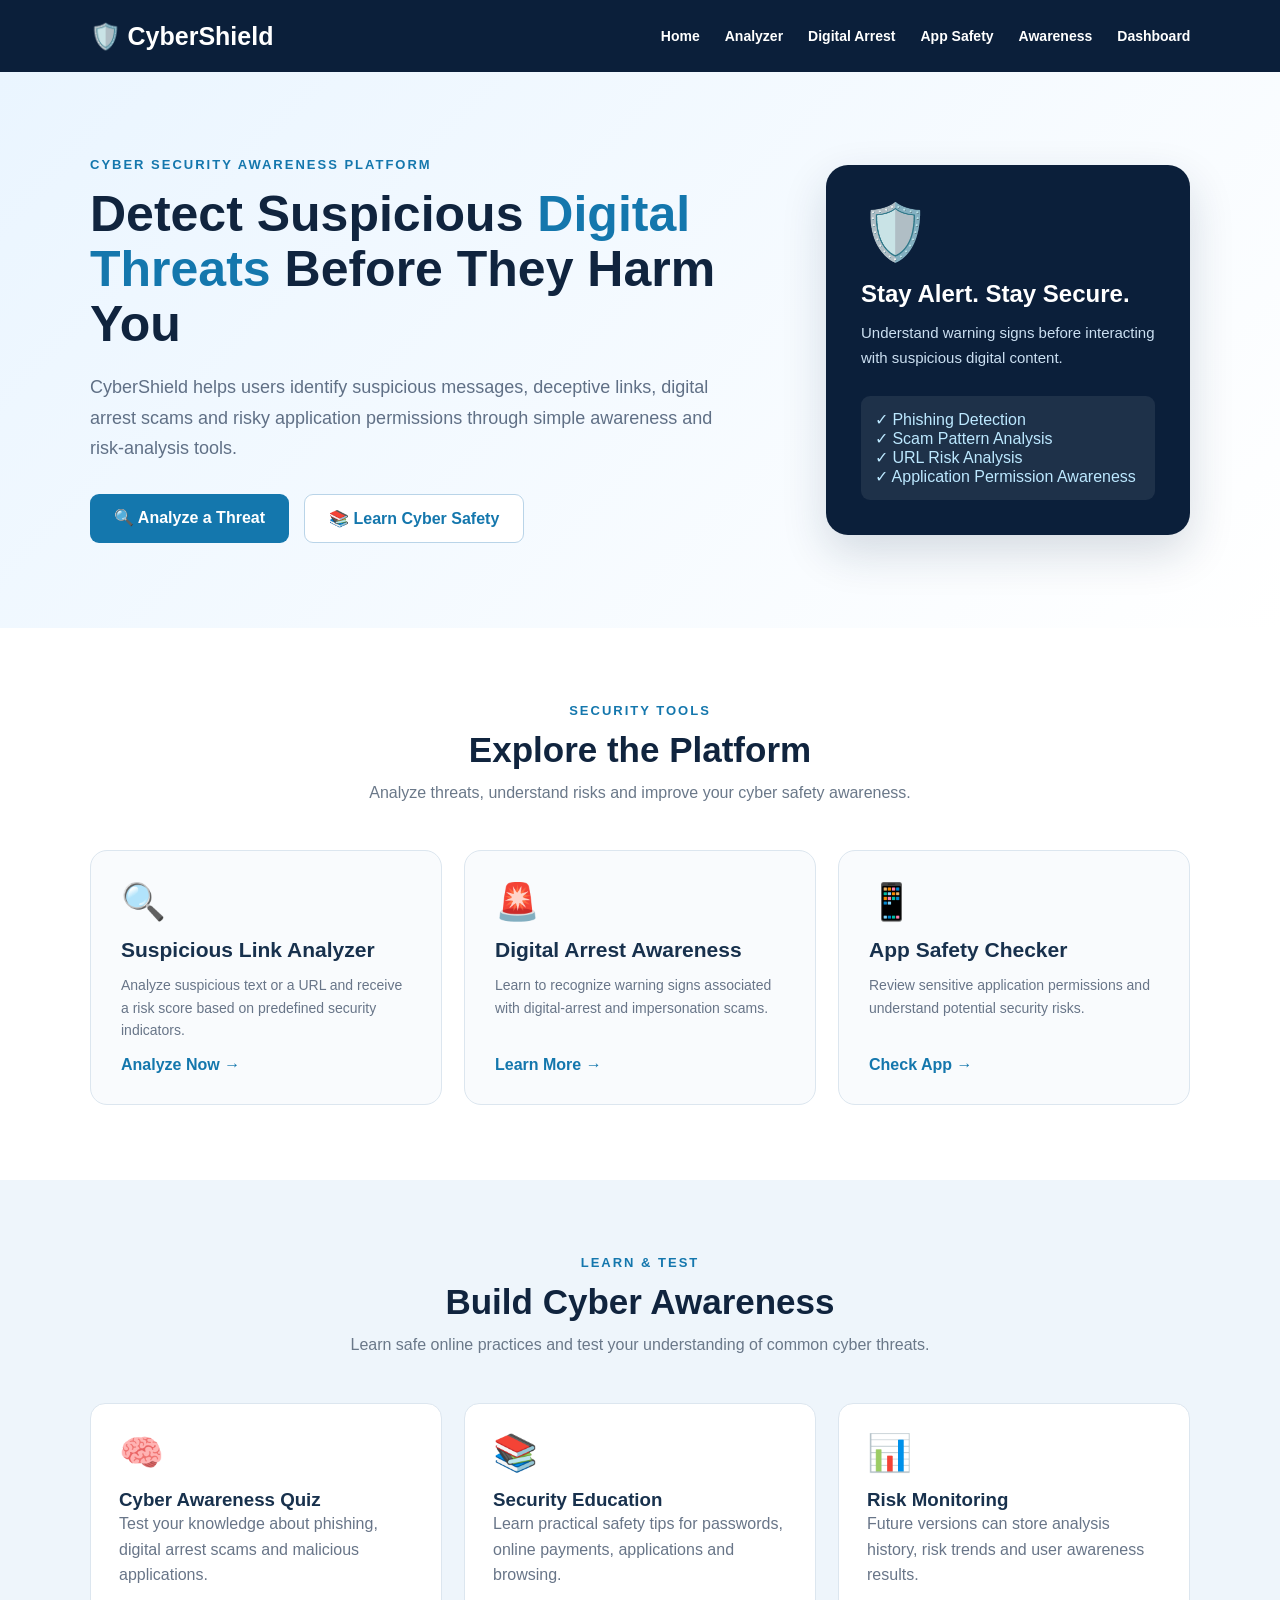
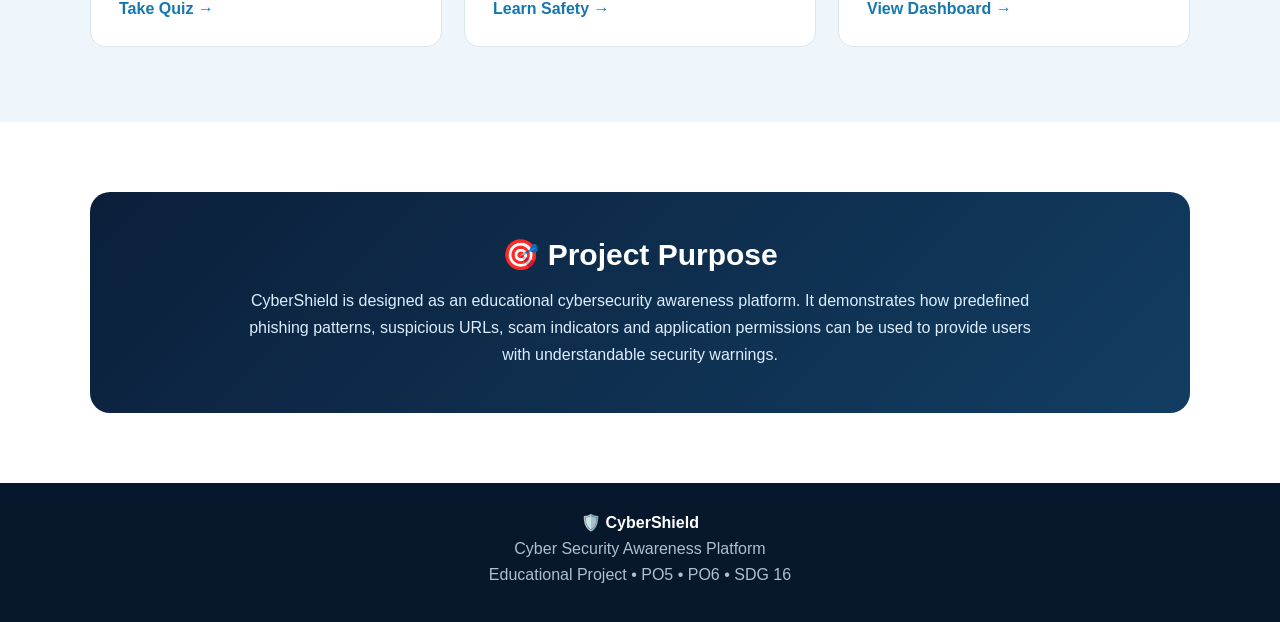
<file: index.html>
<!DOCTYPE html>
<html lang="en">

<head>
    <meta charset="UTF-8">
    <meta name="viewport" content="width=device-width, initial-scale=1.0">

    <title>CyberShield | Cyber Security Awareness Platform</title>

    <link rel="stylesheet" href="style.css">

    <style>
        * {
            box-sizing: border-box;
        }

        body {
            margin: 0;
            font-family: Arial, sans-serif;
            background: #f5f8fc;
            color: #172b45;
        }

        /* HEADER */

        header {
            background: #0b1f3a;
            color: white;
            padding: 18px 7%;
            display: flex;
            justify-content: space-between;
            align-items: center;
            gap: 30px;
        }

        .logo {
            font-size: 25px;
            font-weight: bold;
            white-space: nowrap;
        }

        nav {
            display: flex;
            gap: 25px;
            flex-wrap: wrap;
            justify-content: center;
        }

        nav a {
            color: white;
            text-decoration: none;
            font-weight: 600;
            font-size: 14px;
        }

        nav a:hover {
            color: #62c7ff;
        }


        /* HERO */

        .hero {
            padding: 85px 7%;
            background: linear-gradient(135deg, #eaf5ff, #ffffff);
        }

        .hero-content {
            max-width: 1100px;
            margin: auto;
            display: grid;
            grid-template-columns: 1.3fr 0.7fr;
            gap: 60px;
            align-items: center;
        }

        .hero-tag {
            color: #1477ad;
            font-size: 13px;
            font-weight: bold;
            letter-spacing: 2px;
            margin-bottom: 15px;
        }

        .hero h1 {
            font-size: 50px;
            line-height: 1.1;
            margin: 0 0 20px;
            color: #10243e;
        }

        .hero h1 span {
            color: #1477ad;
        }

        .hero p {
            color: #607086;
            font-size: 18px;
            line-height: 1.7;
            max-width: 650px;
        }

        .hero-buttons {
            margin-top: 30px;
            display: flex;
            gap: 15px;
            flex-wrap: wrap;
        }

        .primary-button,
        .secondary-button {
            display: inline-block;
            padding: 14px 24px;
            border-radius: 9px;
            text-decoration: none;
            font-weight: bold;
        }

        .primary-button {
            background: #1477ad;
            color: white;
        }

        .primary-button:hover {
            background: #0d527f;
        }

        .secondary-button {
            background: white;
            color: #1477ad;
            border: 1px solid #b9d4e8;
        }

        .secondary-button:hover {
            background: #edf7ff;
        }


        /* HERO SECURITY CARD */

        .security-card {
            background: #0b1f3a;
            color: white;
            border-radius: 22px;
            padding: 35px;
            box-shadow: 0 18px 45px rgba(20, 45, 75, 0.16);
        }

        .shield {
            font-size: 55px;
            margin-bottom: 15px;
        }

        .security-card h2 {
            margin: 0 0 12px;
        }

        .security-card p {
            color: #cbdff1;
            font-size: 15px;
        }

        .security-status {
            margin-top: 25px;
            padding: 14px;
            border-radius: 9px;
            background: rgba(255,255,255,0.08);
            color: #bce8ff;
        }


        /* FEATURES */

        .features {
            padding: 75px 7%;
            background: #ffffff;
        }

        .section-heading {
            text-align: center;
            max-width: 700px;
            margin: 0 auto 45px;
        }

        .section-heading p {
            color: #1477ad;
            font-weight: bold;
            letter-spacing: 2px;
            font-size: 13px;
        }

        .section-heading h2 {
            font-size: 35px;
            margin: 10px 0;
            color: #10243e;
        }

        .section-heading span {
            color: #6a7889;
            line-height: 1.6;
        }


        .feature-grid {
            max-width: 1100px;
            margin: auto;
            display: grid;
            grid-template-columns: repeat(3, 1fr);
            gap: 22px;
        }

        .feature-card {
            background: #f9fbfd;
            border: 1px solid #dce6ef;
            border-radius: 17px;
            padding: 30px;
            transition: 0.25s;
        }

        .feature-card:hover {
            transform: translateY(-6px);
            box-shadow: 0 14px 30px rgba(20,45,75,0.10);
        }

        .feature-icon {
            font-size: 36px;
            margin-bottom: 15px;
        }

        .feature-card h3 {
            color: #18314d;
            font-size: 21px;
            margin-bottom: 12px;
        }

        .feature-card p {
            color: #687588;
            line-height: 1.6;
            font-size: 14px;
            min-height: 70px;
        }

        .feature-button {
            display: inline-block;
            margin-top: 12px;
            color: #1477ad;
            text-decoration: none;
            font-weight: bold;
        }


        /* SECONDARY FEATURES */

        .tools {
            padding: 75px 7%;
            background: #eef5fb;
        }

        .tool-grid {
            max-width: 1100px;
            margin: auto;
            display: grid;
            grid-template-columns: repeat(3, 1fr);
            gap: 22px;
        }

        .tool-card {
            background: white;
            padding: 28px;
            border-radius: 15px;
            border: 1px solid #dce6ef;
        }

        .tool-card h3 {
            color: #18314d;
        }

        .tool-card p {
            color: #687588;
            line-height: 1.6;
        }


        /* PROJECT PURPOSE */

        .purpose {
            padding: 70px 7%;
            background: white;
        }

        .purpose-box {
            max-width: 1100px;
            margin: auto;
            background: linear-gradient(135deg, #0b1f3a, #123d62);
            color: white;
            padding: 45px;
            border-radius: 20px;
            text-align: center;
        }

        .purpose-box h2 {
            font-size: 30px;
            margin-bottom: 15px;
        }

        .purpose-box p {
            max-width: 800px;
            margin: auto;
            color: #dceeff;
            line-height: 1.7;
        }


        /* FOOTER */

        footer {
            background: #08182c;
            color: white;
            text-align: center;
            padding: 30px 7%;
        }

        footer p {
            color: #aebfd0;
            margin: 8px 0;
        }


        /* MOBILE */

        @media (max-width: 850px) {

            header {
                flex-direction: column;
            }

            .hero-content {
                grid-template-columns: 1fr;
            }

            .feature-grid,
            .tool-grid {
                grid-template-columns: 1fr;
            }

            .hero h1 {
                font-size: 40px;
            }

        }

        @media (max-width: 500px) {

            nav {
                gap: 12px;
            }

            .hero {
                padding: 60px 5%;
            }

            .features,
            .tools,
            .purpose {
                padding-left: 5%;
                padding-right: 5%;
            }

            .hero h1 {
                font-size: 34px;
            }

        }

    </style>

</head>


<body>


<!-- HEADER -->

<header>

    <div class="logo">
        🛡️ CyberShield
    </div>

    <nav>

        <a href="index.html">Home</a>

        <a href="analyzer.html">Analyzer</a>

        <a href="digital-arrest.html">Digital Arrest</a>

        <a href="app-safety.html">App Safety</a>

        <a href="awareness.html">Awareness</a>

        <a href="dashboard.html">Dashboard</a>

    </nav>

</header>



<!-- HERO -->

<section class="hero">

    <div class="hero-content">

        <div>

            <div class="hero-tag">
                CYBER SECURITY AWARENESS PLATFORM
            </div>

            <h1>
                Detect Suspicious
                <span>Digital Threats</span>
                Before They Harm You
            </h1>

            <p>
                CyberShield helps users identify suspicious
                messages, deceptive links, digital arrest scams
                and risky application permissions through simple
                awareness and risk-analysis tools.
            </p>

            <div class="hero-buttons">

                <a
                    href="analyzer.html"
                    class="primary-button"
                >
                    🔍 Analyze a Threat
                </a>

                <a
                    href="awareness.html"
                    class="secondary-button"
                >
                    📚 Learn Cyber Safety
                </a>

            </div>

        </div>


        <div class="security-card">

            <div class="shield">
                🛡️
            </div>

            <h2>
                Stay Alert. Stay Secure.
            </h2>

            <p>
                Understand warning signs before interacting
                with suspicious digital content.
            </p>

            <div class="security-status">
                ✓ Phishing Detection<br>
                ✓ Scam Pattern Analysis<br>
                ✓ URL Risk Analysis<br>
                ✓ Application Permission Awareness
            </div>

        </div>

    </div>

</section>



<!-- MAIN TOOLS -->

<section class="features">

    <div class="section-heading">

        <p>
            SECURITY TOOLS
        </p>

        <h2>
            Explore the Platform
        </h2>

        <span>
            Analyze threats, understand risks and improve
            your cyber safety awareness.
        </span>

    </div>


    <div class="feature-grid">


        <!-- ANALYZER -->

        <div class="feature-card">

            <div class="feature-icon">
                🔍
            </div>

            <h3>
                Suspicious Link Analyzer
            </h3>

            <p>
                Analyze suspicious text or a URL and receive
                a risk score based on predefined security
                indicators.
            </p>

            <a
                href="analyzer.html"
                class="feature-button"
            >
                Analyze Now →
            </a>

        </div>



        <!-- DIGITAL ARREST -->

        <div class="feature-card">

            <div class="feature-icon">
                🚨
            </div>

            <h3>
                Digital Arrest Awareness
            </h3>

            <p>
                Learn to recognize warning signs associated
                with digital-arrest and impersonation scams.
            </p>

            <a
                href="digital-arrest.html"
                class="feature-button"
            >
                Learn More →
            </a>

        </div>



        <!-- APP SAFETY -->

        <div class="feature-card">

            <div class="feature-icon">
                📱
            </div>

            <h3>
                App Safety Checker
            </h3>

            <p>
                Review sensitive application permissions and
                understand potential security risks.
            </p>

            <a
                href="app-safety.html"
                class="feature-button"
            >
                Check App →
            </a>

        </div>

    </div>

</section>



<!-- EDUCATION TOOLS -->

<section class="tools">

    <div class="section-heading">

        <p>
            LEARN & TEST
        </p>

        <h2>
            Build Cyber Awareness
        </h2>

        <span>
            Learn safe online practices and test your
            understanding of common cyber threats.
        </span>

    </div>


    <div class="tool-grid">


        <!-- QUIZ -->

        <div class="tool-card">

            <div class="feature-icon">
                🧠
            </div>

            <h3>
                Cyber Awareness Quiz
            </h3>

            <p>
                Test your knowledge about phishing,
                digital arrest scams and malicious applications.
            </p>

            <a
                href="quiz.html"
                class="feature-button"
            >
                Take Quiz →
            </a>

        </div>



        <!-- AWARENESS -->

        <div class="tool-card">

            <div class="feature-icon">
                📚
            </div>

            <h3>
                Security Education
            </h3>

            <p>
                Learn practical safety tips for passwords,
                online payments, applications and browsing.
            </p>

            <a
                href="awareness.html"
                class="feature-button"
            >
                Learn Safety →
            </a>

        </div>



        <!-- DASHBOARD -->

        <div class="tool-card">

            <div class="feature-icon">
                📊
            </div>

            <h3>
                Risk Monitoring
            </h3>

            <p>
                Future versions can store analysis history,
                risk trends and user awareness results.
            </p>

            <a
                href="dashboard.html"
                class="feature-button"
            >
                View Dashboard →
            </a>

        </div>

    </div>

</section>



<!-- PROJECT PURPOSE -->

<section class="purpose">

    <div class="purpose-box">

        <h2>
            🎯 Project Purpose
        </h2>

        <p>
            CyberShield is designed as an educational
            cybersecurity awareness platform. It demonstrates
            how predefined phishing patterns, suspicious URLs,
            scam indicators and application permissions can
            be used to provide users with understandable
            security warnings.
        </p>

    </div>

</section>



<!-- FOOTER -->

<footer>

    <div>
        🛡️ <strong>CyberShield</strong>
    </div>

    <p>
        Cyber Security Awareness Platform
    </p>

    <p>
        Educational Project • PO5 • PO6 • SDG 16
    </p>

</footer>


</body>

</html>
</file>
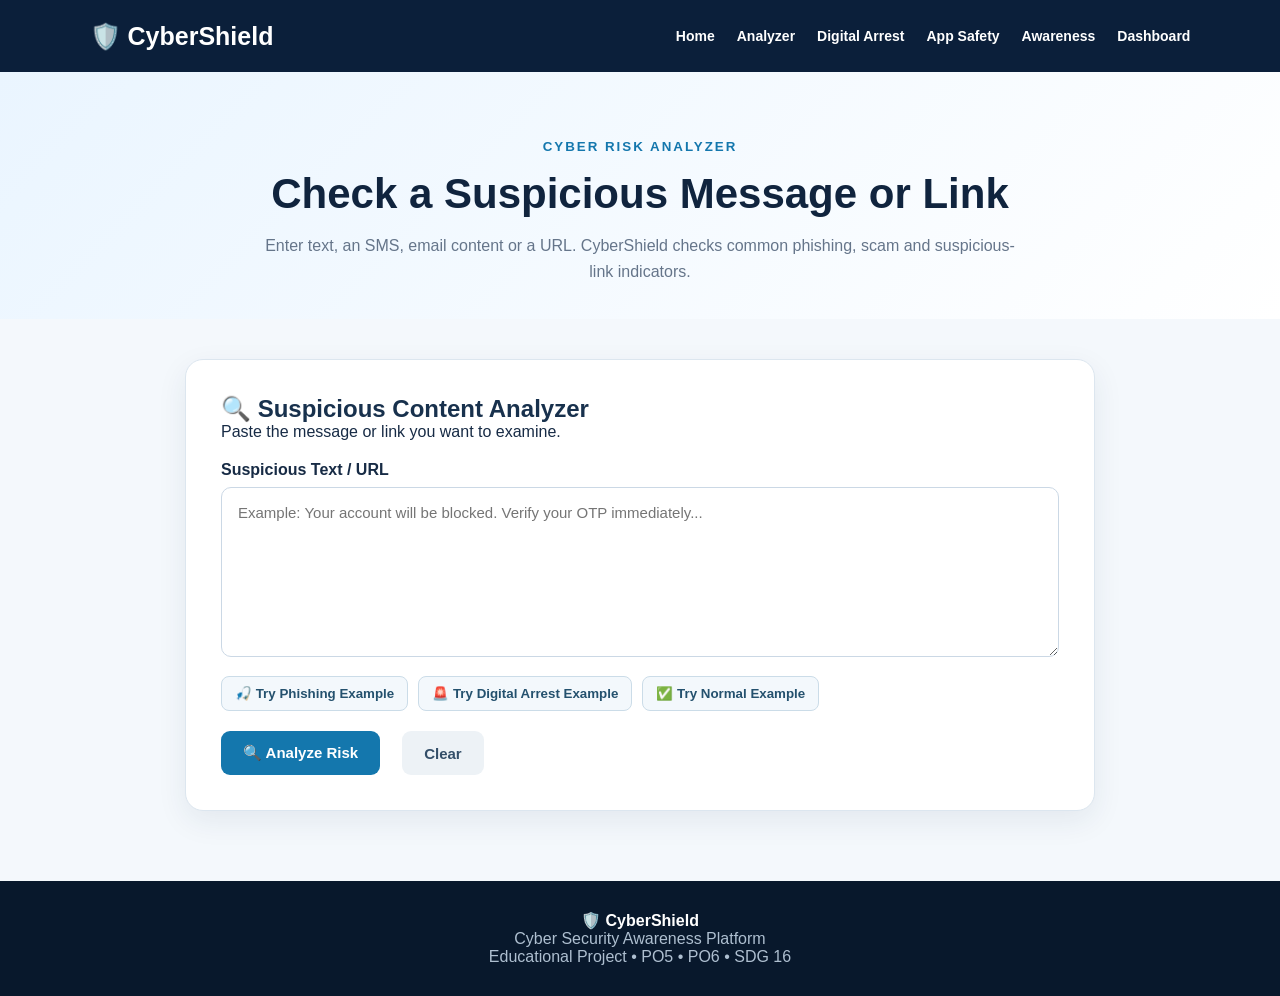
<file: analyzer.html>
<!DOCTYPE html>
<html lang="en">

<head>
    <meta charset="UTF-8">
    <meta name="viewport" content="width=device-width, initial-scale=1.0">

    <title>CyberShield | Risk Analyzer</title>

    <link rel="stylesheet" href="style.css">

    <style>
        * {
            box-sizing: border-box;
        }

        body {
            margin: 0;
            font-family: Arial, sans-serif;
            background: #f4f8fc;
            color: #172b45;
        }

        /* NAVIGATION */

        header {
            background: #0b1f3a;
            color: white;
            padding: 18px 7%;
            display: flex;
            justify-content: space-between;
            align-items: center;
        }

        .logo {
            font-size: 25px;
            font-weight: bold;
        }

        nav {
            display: flex;
            gap: 22px;
            flex-wrap: wrap;
        }

        nav a {
            color: white;
            text-decoration: none;
            font-weight: 600;
            font-size: 14px;
        }

        nav a:hover {
            color: #62c7ff;
        }

        /* HERO */

        .hero {
            text-align: center;
            padding: 65px 20px 35px;
            background: linear-gradient(135deg, #eaf5ff, #ffffff);
        }

        .hero small {
            color: #1477ad;
            font-weight: bold;
            letter-spacing: 2px;
        }

        .hero h1 {
            font-size: 42px;
            margin: 15px auto;
            max-width: 800px;
            color: #10243e;
        }

        .hero p {
            color: #65758a;
            max-width: 750px;
            margin: auto;
            line-height: 1.6;
        }

        /* MAIN */

        .container {
            max-width: 950px;
            margin: 40px auto;
            padding: 0 20px;
        }

        .analyzer-card {
            background: white;
            border: 1px solid #dce6ef;
            border-radius: 18px;
            padding: 35px;
            box-shadow: 0 10px 30px rgba(20, 45, 75, 0.08);
        }

        .analyzer-card h2 {
            margin-top: 0;
            color: #18314d;
        }

        label {
            display: block;
            margin: 20px 0 8px;
            font-weight: bold;
        }

        textarea {
            width: 100%;
            min-height: 170px;
            padding: 16px;
            border: 1px solid #cbd8e5;
            border-radius: 10px;
            resize: vertical;
            font-family: Arial, sans-serif;
            font-size: 15px;
            outline: none;
        }

        textarea:focus {
            border-color: #1477ad;
            box-shadow: 0 0 0 3px rgba(20, 119, 173, 0.10);
        }

        /* EXAMPLES */

        .examples {
            display: flex;
            gap: 10px;
            flex-wrap: wrap;
            margin: 15px 0;
        }

        .example-button {
            border: 1px solid #cbdce8;
            background: #f3f8fc;
            color: #24516e;
            padding: 9px 13px;
            border-radius: 8px;
            cursor: pointer;
            font-weight: 600;
        }

        .example-button:hover {
            background: #e5f3fb;
        }

        /* BUTTONS */

        .buttons {
            display: flex;
            gap: 12px;
            flex-wrap: wrap;
            margin-top: 20px;
        }

        .analyze-button,
        .clear-button {
            border: none;
            padding: 13px 22px;
            border-radius: 9px;
            cursor: pointer;
            font-weight: bold;
            font-size: 15px;
        }

        .analyze-button {
            background: #1477ad;
            color: white;
        }

        .analyze-button:hover {
            background: #0d527f;
        }

        .clear-button {
            background: #edf2f6;
            color: #334e68;
        }

        /* RESULT */

        #result {
            display: none;
            margin-top: 30px;
            padding: 28px;
            border-radius: 16px;
            border: 1px solid #dce6ef;
            background: #f9fbfd;
        }

        .result-header {
            display: flex;
            justify-content: space-between;
            align-items: center;
            gap: 20px;
            flex-wrap: wrap;
        }

        .score {
            font-size: 45px;
            font-weight: bold;
        }

        .risk-label {
            display: inline-block;
            padding: 8px 16px;
            border-radius: 20px;
            font-weight: bold;
        }

        .high {
            color: #b42318;
            background: #ffe5e5;
        }

        .medium {
            color: #9a6700;
            background: #fff2d6;
        }

        .safe {
            color: #207044;
            background: #e3f7e9;
        }

        .reasons {
            margin-top: 25px;
        }

        .reasons li {
            margin-bottom: 10px;
            line-height: 1.5;
        }

        .advice {
            margin-top: 20px;
            padding: 18px;
            background: #edf7ff;
            border-left: 5px solid #1477ad;
            border-radius: 8px;
            line-height: 1.6;
        }

        .dashboard-link {
            display: inline-block;
            margin-top: 20px;
            padding: 11px 17px;
            background: #0b1f3a;
            color: white;
            text-decoration: none;
            border-radius: 8px;
            font-weight: bold;
        }

        /* FOOTER */

        footer {
            margin-top: 70px;
            background: #08182c;
            color: white;
            text-align: center;
            padding: 30px;
        }

        footer p {
            color: #aebfd0;
        }

        @media (max-width: 700px) {

            header {
                flex-direction: column;
                gap: 15px;
            }

            .hero h1 {
                font-size: 32px;
            }

            .analyzer-card {
                padding: 22px;
            }
        }
    </style>
</head>


<body>


<!-- NAVIGATION -->

<header>

    <div class="logo">
        🛡️ CyberShield
    </div>

    <nav>

        <a href="index.html">Home</a>

        <a href="analyzer.html">Analyzer</a>

        <a href="digital-arrest.html">Digital Arrest</a>

        <a href="app-safety.html">App Safety</a>

        <a href="awareness.html">Awareness</a>

        <a href="dashboard.html">Dashboard</a>

    </nav>

</header>


<!-- HERO -->

<section class="hero">

    <small>CYBER RISK ANALYZER</small>

    <h1>
        Check a Suspicious Message or Link
    </h1>

    <p>
        Enter text, an SMS, email content or a URL.
        CyberShield checks common phishing, scam and
        suspicious-link indicators.
    </p>

</section>


<!-- ANALYZER -->

<main class="container">

    <div class="analyzer-card">

        <h2>
            🔍 Suspicious Content Analyzer
        </h2>

        <p>
            Paste the message or link you want to examine.
        </p>


        <label for="message">
            Suspicious Text / URL
        </label>

        <textarea
            id="message"
            placeholder="Example: Your account will be blocked. Verify your OTP immediately..."
        ></textarea>


        <!-- EXAMPLES -->

        <div class="examples">

            <button
                class="example-button"
                onclick="phishingExample()"
            >
                🎣 Try Phishing Example
            </button>

            <button
                class="example-button"
                onclick="digitalArrestExample()"
            >
                🚨 Try Digital Arrest Example
            </button>

            <button
                class="example-button"
                onclick="normalExample()"
            >
                ✅ Try Normal Example
            </button>

        </div>


        <!-- BUTTONS -->

        <div class="buttons">

            <button
                class="analyze-button"
                onclick="analyzeRisk()"
            >
                🔍 Analyze Risk
            </button>

            <button
                class="clear-button"
                onclick="clearAnalyzer()"
            >
                Clear
            </button>

        </div>


        <!-- RESULT -->

        <div id="result">

            <div class="result-header">

                <div>

                    <h2>
                        Analysis Result
                    </h2>

                    <div
                        id="riskLabel"
                        class="risk-label"
                    >
                        Safe
                    </div>

                </div>

                <div
                    id="score"
                    class="score"
                >
                    0/100
                </div>

            </div>


            <div class="reasons">

                <h3>
                    ⚠️ Detected Indicators
                </h3>

                <ul id="reasonList"></ul>

            </div>


            <div class="advice">

                <strong>🛡️ Safety Advice</strong>

                <p id="adviceText"></p>

            </div>


            <a
                href="dashboard.html"
                class="dashboard-link"
            >
                📊 View Dashboard
            </a>

        </div>

    </div>

</main>


<!-- FOOTER -->

<footer>

    <strong>🛡️ CyberShield</strong>

    <p>
        Cyber Security Awareness Platform
    </p>

    <p>
        Educational Project • PO5 • PO6 • SDG 16
    </p>

</footer>


<script>

/* =========================================
   EXAMPLE MESSAGES
========================================= */

function phishingExample() {

    document.getElementById("message").value =
        "URGENT! Your bank account will be blocked today. Click http://secure-bank-login.example.com and verify your OTP immediately.";

}


function digitalArrestExample() {

    document.getElementById("message").value =
        "This is a police officer. Your Aadhaar is linked to a criminal case. Stay on video call and transfer money immediately to avoid digital arrest.";

}


function normalExample() {

    document.getElementById("message").value =
        "Your college event is scheduled for tomorrow at 10 AM. Please bring your student ID card.";

}


/* =========================================
   RISK ANALYZER
========================================= */

function analyzeRisk() {

    const message =
        document.getElementById("message").value.trim();


    if (message === "") {

        alert("Please enter a message or URL first.");

        return;

    }


    const text = message.toLowerCase();

    let score = 0;

    let reasons = [];


    /* PHISHING KEYWORDS */

    const phishingWords = [
        "urgent",
        "verify",
        "verification",
        "otp",
        "password",
        "account blocked",
        "account suspended",
        "click here",
        "login",
        "confirm your account",
        "limited time"
    ];


    phishingWords.forEach(function(word) {

        if (text.includes(word)) {

            score += 7;

            reasons.push(
                "Suspicious phishing indicator: \"" +
                word +
                "\""
            );

        }

    });


    /* MONEY / PAYMENT */

    const moneyWords = [
        "transfer money",
        "send money",
        "payment",
        "upi",
        "bank account",
        "refund",
        "prize",
        "cash reward"
    ];


    moneyWords.forEach(function(word) {

        if (text.includes(word)) {

            score += 8;

            reasons.push(
                "Financial or payment-related request detected."
            );

        }

    });


    /* DIGITAL ARREST */

    const arrestWords = [
        "digital arrest",
        "police officer",
        "police",
        "criminal case",
        "aadhaar",
        "stay on video call",
        "arrest",
        "court case",
        "legal action"
    ];


    arrestWords.forEach(function(word) {

        if (text.includes(word)) {

            score += 12;

            reasons.push(
                "Possible impersonation or digital-arrest scam indicator detected."
            );

        }

    });


    /* SUSPICIOUS URL */

    if (
        text.includes("http://") ||
        text.includes("https://")
    ) {

        score += 10;

        reasons.push(
            "A URL was detected. Verify the website before opening it."
        );

    }


    /* SHORTENED URL */

    const shortenedURLs = [
        "bit.ly",
        "tinyurl",
        "t.co",
        "goo.gl",
        "shorturl"
    ];


    shortenedURLs.forEach(function(word) {

        if (text.includes(word)) {

            score += 15;

            reasons.push(
                "URL shortening service detected."
            );

        }

    });


    /* SUSPICIOUS DOMAIN TERMS */

    const domainWords = [
        "login-",
        "verify-",
        "secure-",
        "-login",
        "-verify",
        "freegift",
        "reward"
    ];


    domainWords.forEach(function(word) {

        if (text.includes(word)) {

            score += 8;

            reasons.push(
                "Potentially deceptive URL pattern detected."
            );

        }

    });


    /* THREAT / FEAR */

    const threatWords = [
        "arrest",
        "blocked",
        "suspended",
        "penalty",
        "fine",
        "legal action",
        "police",
        "immediately",
        "warning"
    ];


    threatWords.forEach(function(word) {

        if (text.includes(word)) {

            score += 5;

            reasons.push(
                "Fear or urgency-based language detected."
            );

        }

    });


    /* LIMIT SCORE */

    if (score > 100) {

        score = 100;

    }


    /* REMOVE DUPLICATE REASONS */

    reasons = [...new Set(reasons)];


    /* RISK LEVEL */

    let risk = "";

    let advice = "";


    if (score >= 60) {

        risk = "High";

        advice =
            "Do not click links, share OTPs, passwords or banking information. Verify the message using an official source.";

    }

    else if (score >= 30) {

        risk = "Medium";

        advice =
            "Be cautious. Verify the sender, website and request before taking any action.";

    }

    else {

        risk = "Safe";

        advice =
            "No major predefined warning indicators were detected. Still verify unexpected messages before trusting them.";

    }


    /* IF NO REASONS */

    if (reasons.length === 0) {

        reasons.push(
            "No major predefined suspicious indicators detected."
        );

    }


    /* SHOW RESULT */

    document.getElementById("result").style.display = "block";

    document.getElementById("score").textContent =
        score + "/100";


    const riskLabel =
        document.getElementById("riskLabel");


    riskLabel.textContent =
        risk + " Risk";


    riskLabel.className =
        "risk-label " +
        risk.toLowerCase();


    document.getElementById("adviceText").textContent =
        advice;


    const reasonList =
        document.getElementById("reasonList");


    reasonList.innerHTML = "";


    reasons.forEach(function(reason) {

        const li =
            document.createElement("li");

        li.textContent = reason;

        reasonList.appendChild(li);

    });


    /* SAVE TO DASHBOARD */

    saveAnalysis(
        score,
        risk,
        reasons
    );

}


/* =========================================
   SAVE ANALYSIS TO LOCAL STORAGE
========================================= */

function saveAnalysis(score, risk, reasons) {

    let history =
        JSON.parse(
            localStorage.getItem("cyberShieldHistory") || "[]"
        );


    const message =
        document.getElementById("message").value;


    const now =
        new Date();


    const record = {

        title:
            message.length > 55
                ? message.substring(0, 55) + "..."
                : message,

        risk: risk,

        score: score,

        time:
            now.toLocaleString(),

        reasons:
            reasons

    };


    history.push(record);


    /* Keep latest 50 records */

    if (history.length > 50) {

        history =
            history.slice(-50);

    }


    localStorage.setItem(
        "cyberShieldHistory",
        JSON.stringify(history)
    );

}


/* =========================================
   CLEAR
========================================= */

function clearAnalyzer() {

    document.getElementById("message").value = "";

    document.getElementById("result").style.display =
        "none";

}

</script>


</body>

</html>
</file>
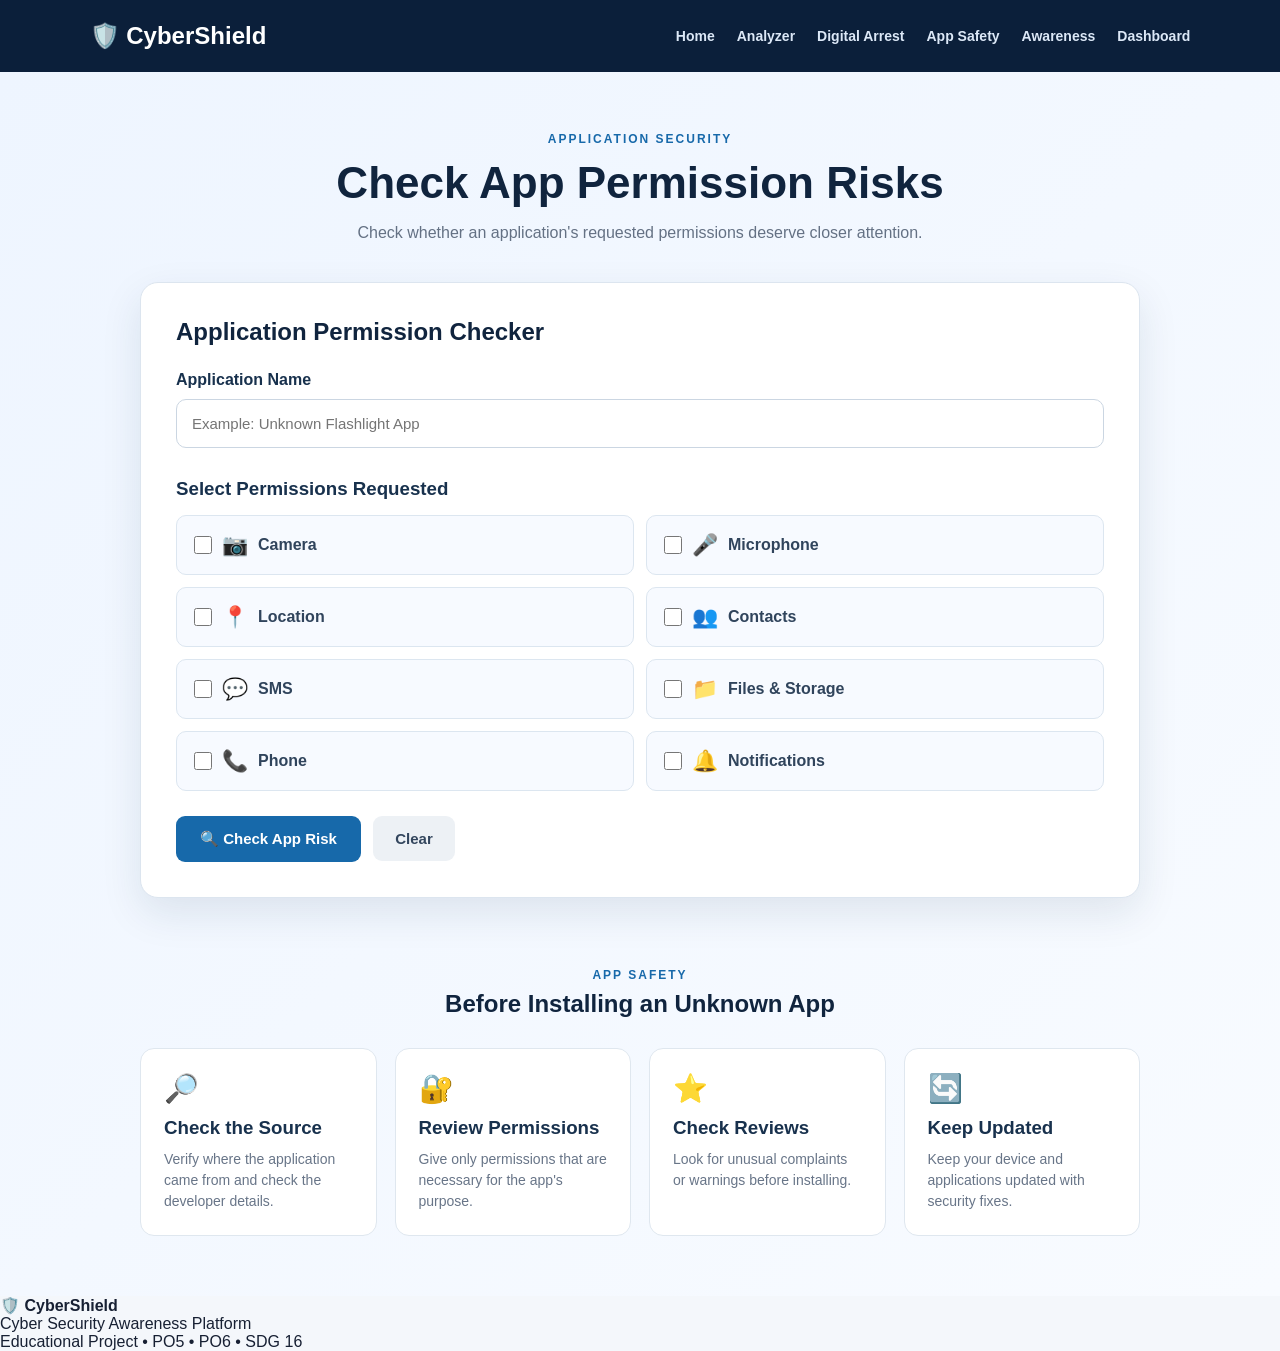
<file: app-safety.html>
<!DOCTYPE html>
<html lang="en">

<head>
    <meta charset="UTF-8">
    <meta name="viewport" content="width=device-width, initial-scale=1.0">

    <title>CyberShield | App Safety</title>

    <link rel="stylesheet" href="style.css">

    <style>
        .app-page {
            min-height: 100vh;
            padding: 60px 7%;
            background: linear-gradient(135deg, #eef5ff, #f8fbff);
        }

        .app-container {
            max-width: 1000px;
            margin: auto;
        }

        .app-box {
            background: white;
            padding: 35px;
            border-radius: 18px;
            border: 1px solid #dce5ef;
            box-shadow: 0 15px 40px rgba(20,45,75,0.10);
        }

        .app-box h2 {
            color: #10243e;
            margin-bottom: 25px;
        }

        .app-label {
            display: block;
            font-weight: bold;
            color: #18314d;
            margin-bottom: 10px;
        }

        #appName {
            width: 100%;
            padding: 15px;
            border: 1px solid #cbd6e2;
            border-radius: 10px;
            font-size: 15px;
            outline: none;
            margin-bottom: 30px;
        }

        #appName:focus {
            border-color: #1769aa;
        }

        .permission-title {
            color: #18314d;
            margin-bottom: 15px;
        }

        .permission-grid {
            display: grid;
            grid-template-columns: 1fr 1fr;
            gap: 12px;
        }

        .permission-card {
            display: flex;
            align-items: center;
            gap: 10px;
            padding: 17px;
            background: #f7faff;
            border: 1px solid #dce6f0;
            border-radius: 10px;
            cursor: pointer;
            font-weight: 600;
            color: #30445c;
        }

        .permission-card:hover {
            border-color: #1769aa;
            background: #edf5ff;
        }

        .permission-card input {
            width: 18px;
            height: 18px;
            cursor: pointer;
        }

        .permission-icon {
            font-size: 21px;
        }

        .button-area {
            margin-top: 25px;
        }

        #checkButton {
            background: #1769aa;
            color: white;
            border: none;
            padding: 14px 24px;
            border-radius: 9px;
            font-size: 15px;
            font-weight: bold;
            cursor: pointer;
        }

        #checkButton:hover {
            background: #0d527f;
        }

        #clearButton {
            background: #edf1f5;
            color: #33465d;
            border: none;
            padding: 14px 22px;
            border-radius: 9px;
            font-size: 15px;
            font-weight: bold;
            cursor: pointer;
            margin-left: 8px;
        }

        /* RESULT */

        #result {
            display: none;
            margin-top: 35px;
        }

        .result-top {
            background: #0b1f3a;
            color: white;
            padding: 30px;
            border-radius: 18px 18px 0 0;

            display: flex;
            justify-content: space-between;
            align-items: center;
        }

        .result-top small {
            color: #8fc7f5;
            letter-spacing: 2px;
        }

        .result-top h2 {
            margin-top: 8px;
            font-size: 28px;
        }

        .score {
            width: 115px;
            height: 115px;
            border-radius: 50%;
            border: 8px solid #4fa3d1;

            display: flex;
            flex-direction: column;
            justify-content: center;
            align-items: center;
        }

        .score-number {
            font-size: 34px;
            font-weight: bold;
        }

        .result-grid {
            display: grid;
            grid-template-columns: 1fr 1fr;
            gap: 18px;
            background: #eaf1f7;
            padding: 20px;
        }

        .result-card {
            background: white;
            padding: 25px;
            border-radius: 14px;
        }

        .result-card h3 {
            color: #18314d;
            margin-bottom: 12px;
        }

        .result-card p {
            color: #5f6e80;
            line-height: 1.6;
        }

        #permissionList {
            padding-left: 0;
            list-style: none;
        }

        #permissionList li {
            padding: 8px 0;
            border-bottom: 1px solid #edf0f3;
            color: #40546b;
        }

        .warning {
            background: #fff8e6;
            color: #66552d;
            padding: 18px;
            border-radius: 0 0 18px 18px;
            font-size: 13px;
        }

        /* TIPS */

        .tips {
            margin-top: 70px;
        }

        .tips-heading {
            text-align: center;
            margin-bottom: 30px;
        }

        .tips-heading p {
            color: #1769aa;
            font-size: 12px;
            font-weight: bold;
            letter-spacing: 2px;
        }

        .tips-heading h2 {
            color: #10243e;
            margin-top: 8px;
        }

        .tips-grid {
            display: grid;
            grid-template-columns: repeat(4, 1fr);
            gap: 18px;
        }

        .tip {
            background: white;
            padding: 23px;
            border-radius: 14px;
            border: 1px solid #dfe7ef;
        }

        .tip-icon {
            font-size: 28px;
            margin-bottom: 12px;
        }

        .tip h3 {
            color: #18314d;
            margin-bottom: 10px;
        }

        .tip p {
            color: #687588;
            font-size: 14px;
            line-height: 1.5;
        }

        @media (max-width: 900px) {
            .tips-grid {
                grid-template-columns: 1fr 1fr;
            }
        }

        @media (max-width: 650px) {
            .app-page {
                padding: 45px 5%;
            }

            .permission-grid,
            .result-grid {
                grid-template-columns: 1fr;
            }

            .result-top {
                padding: 25px;
            }

            .score {
                width: 90px;
                height: 90px;
            }

            .score-number {
                font-size: 27px;
            }

            .tips-grid {
                grid-template-columns: 1fr;
            }
        }
    </style>
</head>


<body>

<header>

    <div class="logo">
        🛡️ CyberShield
    </div>

    <nav>
        <a href="index.html">Home</a>
        <a href="analyzer.html">Analyzer</a>
        <a href="digital-arrest.html">Digital Arrest</a>
        <a href="app-safety.html">App Safety</a>
        <a href="awareness.html">Awareness</a>
        <a href="dashboard.html">Dashboard</a>
    </nav>

</header>


<main>

<section class="app-page">

<div class="app-container">


    <!-- TITLE -->

    <div class="section-heading">

        <p>APPLICATION SECURITY</p>

        <h1>Check App Permission Risks</h1>

        <span>
            Check whether an application's requested
            permissions deserve closer attention.
        </span>

    </div>


    <!-- INPUT -->

    <div class="app-box">

        <h2>Application Permission Checker</h2>

        <label class="app-label" for="appName">
            Application Name
        </label>

        <input
            type="text"
            id="appName"
            placeholder="Example: Unknown Flashlight App"
        >


        <h3 class="permission-title">
            Select Permissions Requested
        </h3>


        <div class="permission-grid">


            <label class="permission-card">
                <input type="checkbox" value="camera">
                <span class="permission-icon">📷</span>
                Camera
            </label>


            <label class="permission-card">
                <input type="checkbox" value="microphone">
                <span class="permission-icon">🎤</span>
                Microphone
            </label>


            <label class="permission-card">
                <input type="checkbox" value="location">
                <span class="permission-icon">📍</span>
                Location
            </label>


            <label class="permission-card">
                <input type="checkbox" value="contacts">
                <span class="permission-icon">👥</span>
                Contacts
            </label>


            <label class="permission-card">
                <input type="checkbox" value="sms">
                <span class="permission-icon">💬</span>
                SMS
            </label>


            <label class="permission-card">
                <input type="checkbox" value="storage">
                <span class="permission-icon">📁</span>
                Files & Storage
            </label>


            <label class="permission-card">
                <input type="checkbox" value="phone">
                <span class="permission-icon">📞</span>
                Phone
            </label>


            <label class="permission-card">
                <input type="checkbox" value="notifications">
                <span class="permission-icon">🔔</span>
                Notifications
            </label>

        </div>


        <div class="button-area">

            <button id="checkButton">
                🔍 Check App Risk
            </button>

            <button id="clearButton">
                Clear
            </button>

        </div>

    </div>


    <!-- RESULT -->

    <div id="result">

        <div class="result-top">

            <div>
                <small>APP SECURITY ANALYSIS</small>

                <h2 id="riskLevel">
                    —
                </h2>
            </div>

            <div class="score">

                <div
                    class="score-number"
                    id="score"
                >
                    0
                </div>

                <small>/100</small>

            </div>

        </div>


        <div class="result-grid">


            <div class="result-card">

                <h3>Application</h3>

                <p id="resultName">
                    —
                </p>

            </div>


            <div class="result-card">

                <h3>Detected Permissions</h3>

                <ul id="permissionList"></ul>

            </div>


            <div class="result-card">

                <h3>Security Advice</h3>

                <p id="advice">
                    —
                </p>

            </div>


            <div class="result-card">

                <h3>How to Stay Safe</h3>

                <p>
                    Review whether each permission is
                    necessary for the application's
                    actual purpose. Avoid giving sensitive
                    permissions without a valid reason.
                </p>

            </div>

        </div>


        <div class="warning">

            <strong>Important:</strong>

            This is an educational awareness tool.
            A permission by itself does not prove that
            an application is malicious.

        </div>

    </div>


    <!-- TIPS -->

    <div class="tips">

        <div class="tips-heading">

            <p>APP SAFETY</p>

            <h2>
                Before Installing an Unknown App
            </h2>

        </div>


        <div class="tips-grid">


            <div class="tip">

                <div class="tip-icon">🔎</div>

                <h3>Check the Source</h3>

                <p>
                    Verify where the application came
                    from and check the developer details.
                </p>

            </div>


            <div class="tip">

                <div class="tip-icon">🔐</div>

                <h3>Review Permissions</h3>

                <p>
                    Give only permissions that are
                    necessary for the app's purpose.
                </p>

            </div>


            <div class="tip">

                <div class="tip-icon">⭐</div>

                <h3>Check Reviews</h3>

                <p>
                    Look for unusual complaints or
                    warnings before installing.
                </p>

            </div>


            <div class="tip">

                <div class="tip-icon">🔄</div>

                <h3>Keep Updated</h3>

                <p>
                    Keep your device and applications
                    updated with security fixes.
                </p>

            </div>


        </div>

    </div>


</div>

</section>

</main>


<footer>

    <div>
        🛡️ <strong>CyberShield</strong>
    </div>

    <p>
        Cyber Security Awareness Platform
    </p>

    <p>
        Educational Project • PO5 • PO6 • SDG 16
    </p>

</footer>


<script>

document.addEventListener("DOMContentLoaded", function () {

    const checkButton =
        document.getElementById("checkButton");

    const clearButton =
        document.getElementById("clearButton");


    checkButton.addEventListener("click", function () {

        const appName =
            document.getElementById("appName").value.trim()
            || "Unnamed Application";


        const selected =
            document.querySelectorAll(
                ".permission-card input:checked"
            );


        let score = 0;

        let permissions = [];


        selected.forEach(function (item) {

            if (item.value === "camera") {
                score += 10;
                permissions.push("📷 Camera access");
            }

            else if (item.value === "microphone") {
                score += 15;
                permissions.push("🎤 Microphone access");
            }

            else if (item.value === "location") {
                score += 15;
                permissions.push("📍 Location access");
            }

            else if (item.value === "contacts") {
                score += 15;
                permissions.push("👥 Contacts access");
            }

            else if (item.value === "sms") {
                score += 20;
                permissions.push("💬 SMS access");
            }

            else if (item.value === "storage") {
                score += 10;
                permissions.push("📁 File/Storage access");
            }

            else if (item.value === "phone") {
                score += 15;
                permissions.push("📞 Phone access");
            }

            else if (item.value === "notifications") {
                score += 5;
                permissions.push("🔔 Notification access");
            }

        });


        /* Maximum score */

        if (score > 100) {
            score = 100;
        }


        /* Risk level */

        let level;
        let advice;


        if (score >= 61) {

            level = "HIGH PERMISSION RISK";

            advice =
                "Several sensitive permissions were selected. " +
                "Review whether these permissions are genuinely " +
                "necessary for the application's purpose.";

        }

        else if (score >= 31) {

            level = "MEDIUM PERMISSION RISK";

            advice =
                "Review each permission carefully and allow " +
                "only permissions that are necessary.";

        }

        else {

            level = "LOW PERMISSION RISK";

            advice =
                "The selected permissions produced a lower " +
                "predefined risk score. Continue checking " +
                "the application's source, developer and purpose.";

        }


        /* Show result */

        document.getElementById("score")
            .textContent = score;


        document.getElementById("riskLevel")
            .textContent = level;


        document.getElementById("resultName")
            .textContent = appName;


        document.getElementById("advice")
            .textContent = advice;


        /* Permission list */

        const list =
            document.getElementById("permissionList");


        list.innerHTML = "";


        if (permissions.length === 0) {

            const li =
                document.createElement("li");

            li.textContent =
                "No permissions selected.";

            list.appendChild(li);

        }

        else {

            permissions.forEach(function (permission) {

                const li =
                    document.createElement("li");

                li.textContent =
                    "✓ " + permission;

                list.appendChild(li);

            });

        }


        /* Display result */

        document.getElementById("result")
            .style.display = "block";


        /* Scroll to result */

        document.getElementById("result")
            .scrollIntoView({
                behavior: "smooth"
            });

    });


    /* CLEAR BUTTON */

    clearButton.addEventListener("click", function () {

        document.getElementById("appName")
            .value = "";


        document
            .querySelectorAll(
                ".permission-card input"
            )
            .forEach(function (checkbox) {

                checkbox.checked = false;

            });


        document.getElementById("result")
            .style.display = "none";

    });

});

</script>


</body>

</html>
</file>
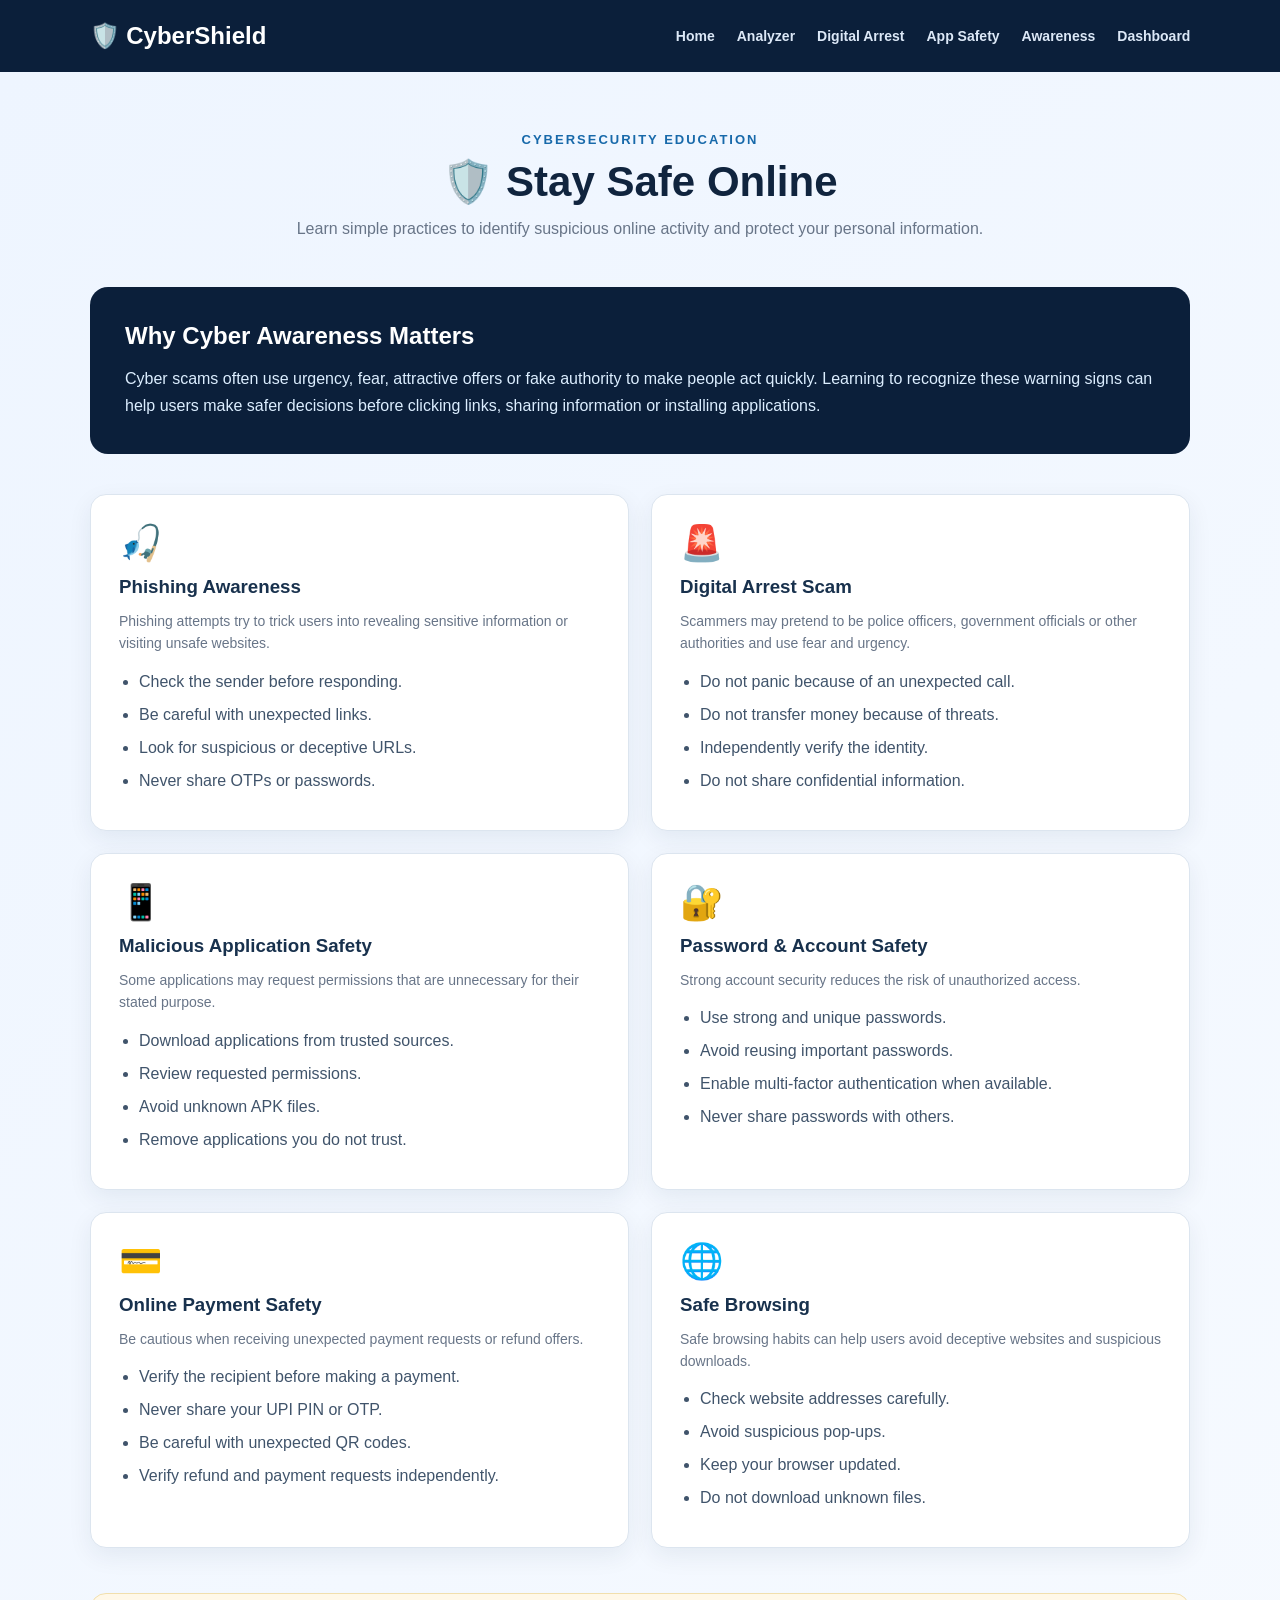
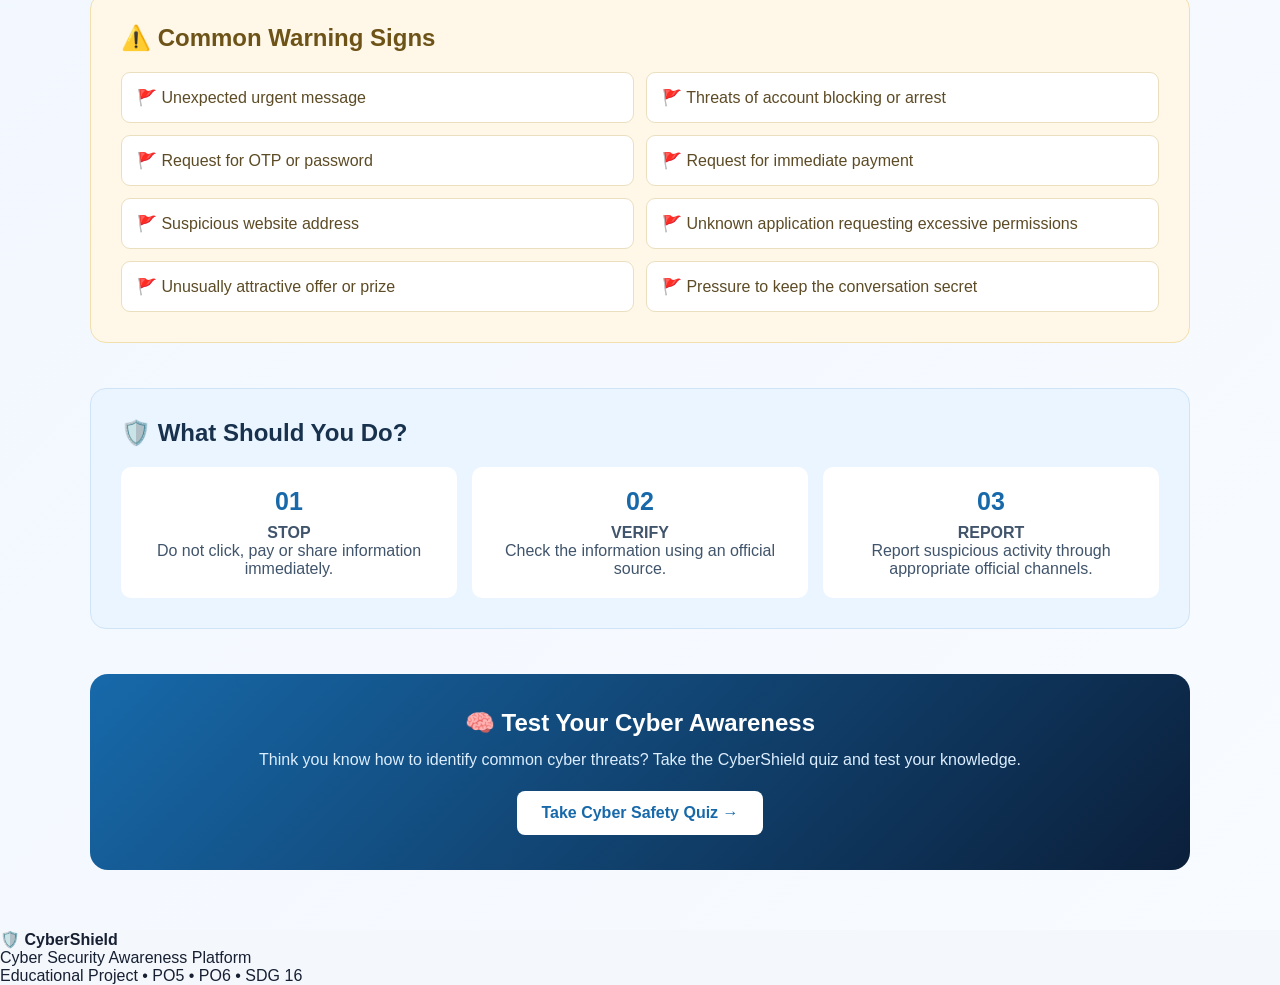
<file: awareness.html>
<!DOCTYPE html>
<html lang="en">

<head>

    <meta charset="UTF-8">
    <meta name="viewport" content="width=device-width, initial-scale=1.0">

    <title>CyberShield | Security Awareness</title>

    <link rel="stylesheet" href="style.css">

    <style>

        .awareness-page {
            min-height: 100vh;
            padding: 60px 7%;
            background: linear-gradient(135deg, #eef5ff, #f8fbff);
        }

        .awareness-container {
            max-width: 1100px;
            margin: auto;
        }

        .awareness-heading {
            text-align: center;
            margin-bottom: 45px;
        }

        .awareness-heading p {
            color: #1769aa;
            font-size: 13px;
            font-weight: bold;
            letter-spacing: 2px;
        }

        .awareness-heading h1 {
            color: #10243e;
            font-size: 42px;
            margin: 10px 0;
        }

        .awareness-heading span {
            color: #687588;
            line-height: 1.6;
        }

        /* INTRO */

        .intro-box {
            background: #0b1f3a;
            color: white;
            padding: 35px;
            border-radius: 18px;
            margin-bottom: 40px;
        }

        .intro-box h2 {
            margin-bottom: 15px;
        }

        .intro-box p {
            color: #dceeff;
            line-height: 1.7;
        }

        /* AWARENESS CARDS */

        .awareness-grid {
            display: grid;
            grid-template-columns: repeat(2, 1fr);
            gap: 22px;
        }

        .awareness-card {
            background: white;
            padding: 28px;
            border-radius: 16px;
            border: 1px solid #dce5ef;
            box-shadow: 0 8px 25px rgba(20,45,75,0.07);
            transition: 0.2s;
        }

        .awareness-card:hover {
            transform: translateY(-4px);
            box-shadow: 0 14px 32px rgba(20,45,75,0.11);
        }

        .awareness-icon {
            font-size: 35px;
            margin-bottom: 12px;
        }

        .awareness-card h3 {
            color: #18314d;
            margin-bottom: 12px;
        }

        .awareness-card p {
            color: #687588;
            line-height: 1.6;
            font-size: 14px;
        }

        .awareness-card ul {
            margin-top: 15px;
            padding-left: 20px;
        }

        .awareness-card li {
            color: #40546b;
            margin-bottom: 9px;
            line-height: 1.5;
        }

        /* WARNING SIGNS */

        .warning-section {
            margin-top: 45px;
            background: #fff8e8;
            border: 1px solid #f1dfad;
            padding: 30px;
            border-radius: 16px;
        }

        .warning-section h2 {
            color: #6d5317;
            margin-bottom: 20px;
        }

        .warning-list {
            display: grid;
            grid-template-columns: 1fr 1fr;
            gap: 12px;
        }

        .warning-item {
            background: white;
            padding: 15px;
            border-radius: 9px;
            color: #5c4b25;
            border: 1px solid #eadfbf;
        }

        /* WHAT TO DO */

        .action-section {
            margin-top: 45px;
            background: #eaf5ff;
            padding: 30px;
            border-radius: 16px;
            border: 1px solid #cfe4f7;
        }

        .action-section h2 {
            color: #18314d;
            margin-bottom: 20px;
        }

        .action-grid {
            display: grid;
            grid-template-columns: repeat(3, 1fr);
            gap: 15px;
        }

        .action-item {
            background: white;
            padding: 20px;
            border-radius: 10px;
            text-align: center;
            color: #40546b;
        }

        .action-number {
            display: block;
            font-size: 25px;
            font-weight: bold;
            color: #1769aa;
            margin-bottom: 8px;
        }

        /* QUIZ LINK */

        .quiz-box {
            margin-top: 45px;
            padding: 35px;
            background: linear-gradient(135deg, #1769aa, #0b1f3a);
            color: white;
            border-radius: 18px;
            text-align: center;
        }

        .quiz-box h2 {
            margin-bottom: 10px;
        }

        .quiz-box p {
            color: #dceeff;
            line-height: 1.6;
        }

        .quiz-button {
            display: inline-block;
            margin-top: 18px;
            padding: 13px 24px;
            background: white;
            color: #1769aa;
            text-decoration: none;
            border-radius: 8px;
            font-weight: bold;
        }

        .quiz-button:hover {
            background: #edf5ff;
        }

        /* RESPONSIVE */

        @media (max-width: 800px) {

            .awareness-grid {
                grid-template-columns: 1fr;
            }

            .warning-list {
                grid-template-columns: 1fr;
            }

            .action-grid {
                grid-template-columns: 1fr;
            }

        }

        @media (max-width: 600px) {

            .awareness-page {
                padding: 40px 5%;
            }

            .awareness-heading h1 {
                font-size: 32px;
            }

        }

    </style>

</head>


<body>


<!-- HEADER -->

<header>

    <div class="logo">
        🛡️ CyberShield
    </div>

    <nav>

        <a href="index.html">
            Home
        </a>

        <a href="analyzer.html">
            Analyzer
        </a>

        <a href="digital-arrest.html">
            Digital Arrest
        </a>

        <a href="app-safety.html">
            App Safety
        </a>

        <a href="awareness.html">
            Awareness
        </a>

        <a href="dashboard.html">
            Dashboard
        </a>

    </nav>

</header>



<!-- MAIN -->

<main>

<section class="awareness-page">

<div class="awareness-container">


    <!-- HEADING -->

    <div class="awareness-heading">

        <p>
            CYBERSECURITY EDUCATION
        </p>

        <h1>
            🛡️ Stay Safe Online
        </h1>

        <span>
            Learn simple practices to identify suspicious
            online activity and protect your personal information.
        </span>

    </div>



    <!-- INTRO -->

    <div class="intro-box">

        <h2>
            Why Cyber Awareness Matters
        </h2>

        <p>
            Cyber scams often use urgency, fear, attractive
            offers or fake authority to make people act
            quickly. Learning to recognize these warning
            signs can help users make safer decisions before
            clicking links, sharing information or installing
            applications.
        </p>

    </div>



    <!-- AWARENESS TOPICS -->

    <div class="awareness-grid">


        <!-- PHISHING -->

        <div class="awareness-card">

            <div class="awareness-icon">
                🎣
            </div>

            <h3>
                Phishing Awareness
            </h3>

            <p>
                Phishing attempts try to trick users into
                revealing sensitive information or visiting
                unsafe websites.
            </p>

            <ul>

                <li>
                    Check the sender before responding.
                </li>

                <li>
                    Be careful with unexpected links.
                </li>

                <li>
                    Look for suspicious or deceptive URLs.
                </li>

                <li>
                    Never share OTPs or passwords.
                </li>

            </ul>

        </div>



        <!-- DIGITAL ARREST -->

        <div class="awareness-card">

            <div class="awareness-icon">
                🚨
            </div>

            <h3>
                Digital Arrest Scam
            </h3>

            <p>
                Scammers may pretend to be police officers,
                government officials or other authorities and
                use fear and urgency.
            </p>

            <ul>

                <li>
                    Do not panic because of an unexpected call.
                </li>

                <li>
                    Do not transfer money because of threats.
                </li>

                <li>
                    Independently verify the identity.
                </li>

                <li>
                    Do not share confidential information.
                </li>

            </ul>

        </div>



        <!-- APP SAFETY -->

        <div class="awareness-card">

            <div class="awareness-icon">
                📱
            </div>

            <h3>
                Malicious Application Safety
            </h3>

            <p>
                Some applications may request permissions
                that are unnecessary for their stated purpose.
            </p>

            <ul>

                <li>
                    Download applications from trusted sources.
                </li>

                <li>
                    Review requested permissions.
                </li>

                <li>
                    Avoid unknown APK files.
                </li>

                <li>
                    Remove applications you do not trust.
                </li>

            </ul>

        </div>



        <!-- PASSWORD -->

        <div class="awareness-card">

            <div class="awareness-icon">
                🔐
            </div>

            <h3>
                Password & Account Safety
            </h3>

            <p>
                Strong account security reduces the risk of
                unauthorized access.
            </p>

            <ul>

                <li>
                    Use strong and unique passwords.
                </li>

                <li>
                    Avoid reusing important passwords.
                </li>

                <li>
                    Enable multi-factor authentication when available.
                </li>

                <li>
                    Never share passwords with others.
                </li>

            </ul>

        </div>



        <!-- ONLINE PAYMENT -->

        <div class="awareness-card">

            <div class="awareness-icon">
                💳
            </div>

            <h3>
                Online Payment Safety
            </h3>

            <p>
                Be cautious when receiving unexpected
                payment requests or refund offers.
            </p>

            <ul>

                <li>
                    Verify the recipient before making a payment.
                </li>

                <li>
                    Never share your UPI PIN or OTP.
                </li>

                <li>
                    Be careful with unexpected QR codes.
                </li>

                <li>
                    Verify refund and payment requests independently.
                </li>

            </ul>

        </div>



        <!-- SAFE BROWSING -->

        <div class="awareness-card">

            <div class="awareness-icon">
                🌐
            </div>

            <h3>
                Safe Browsing
            </h3>

            <p>
                Safe browsing habits can help users avoid
                deceptive websites and suspicious downloads.
            </p>

            <ul>

                <li>
                    Check website addresses carefully.
                </li>

                <li>
                    Avoid suspicious pop-ups.
                </li>

                <li>
                    Keep your browser updated.
                </li>

                <li>
                    Do not download unknown files.
                </li>

            </ul>

        </div>


    </div>



    <!-- WARNING SIGNS -->

    <div class="warning-section">

        <h2>
            ⚠️ Common Warning Signs
        </h2>

        <div class="warning-list">

            <div class="warning-item">
                🚩 Unexpected urgent message
            </div>

            <div class="warning-item">
                🚩 Threats of account blocking or arrest
            </div>

            <div class="warning-item">
                🚩 Request for OTP or password
            </div>

            <div class="warning-item">
                🚩 Request for immediate payment
            </div>

            <div class="warning-item">
                🚩 Suspicious website address
            </div>

            <div class="warning-item">
                🚩 Unknown application requesting excessive permissions
            </div>

            <div class="warning-item">
                🚩 Unusually attractive offer or prize
            </div>

            <div class="warning-item">
                🚩 Pressure to keep the conversation secret
            </div>

        </div>

    </div>



    <!-- WHAT TO DO -->

    <div class="action-section">

        <h2>
            🛡️ What Should You Do?
        </h2>

        <div class="action-grid">


            <div class="action-item">

                <span class="action-number">
                    01
                </span>

                <strong>
                    STOP
                </strong>

                <p>
                    Do not click, pay or share information immediately.
                </p>

            </div>


            <div class="action-item">

                <span class="action-number">
                    02
                </span>

                <strong>
                    VERIFY
                </strong>

                <p>
                    Check the information using an official source.
                </p>

            </div>


            <div class="action-item">

                <span class="action-number">
                    03
                </span>

                <strong>
                    REPORT
                </strong>

                <p>
                    Report suspicious activity through appropriate
                    official channels.
                </p>

            </div>


        </div>

    </div>



    <!-- QUIZ -->

    <div class="quiz-box">

        <h2>
            🧠 Test Your Cyber Awareness
        </h2>

        <p>
            Think you know how to identify common cyber threats?
            Take the CyberShield quiz and test your knowledge.
        </p>

        <a
            href="quiz.html"
            class="quiz-button"
        >
            Take Cyber Safety Quiz →
        </a>

    </div>


</div>

</section>

</main>



<!-- FOOTER -->

<footer>

    <div>
        🛡️ <strong>CyberShield</strong>
    </div>

    <p>
        Cyber Security Awareness Platform
    </p>

    <p>
        Educational Project • PO5 • PO6 • SDG 16
    </p>

</footer>


</body>

</html>
</file>
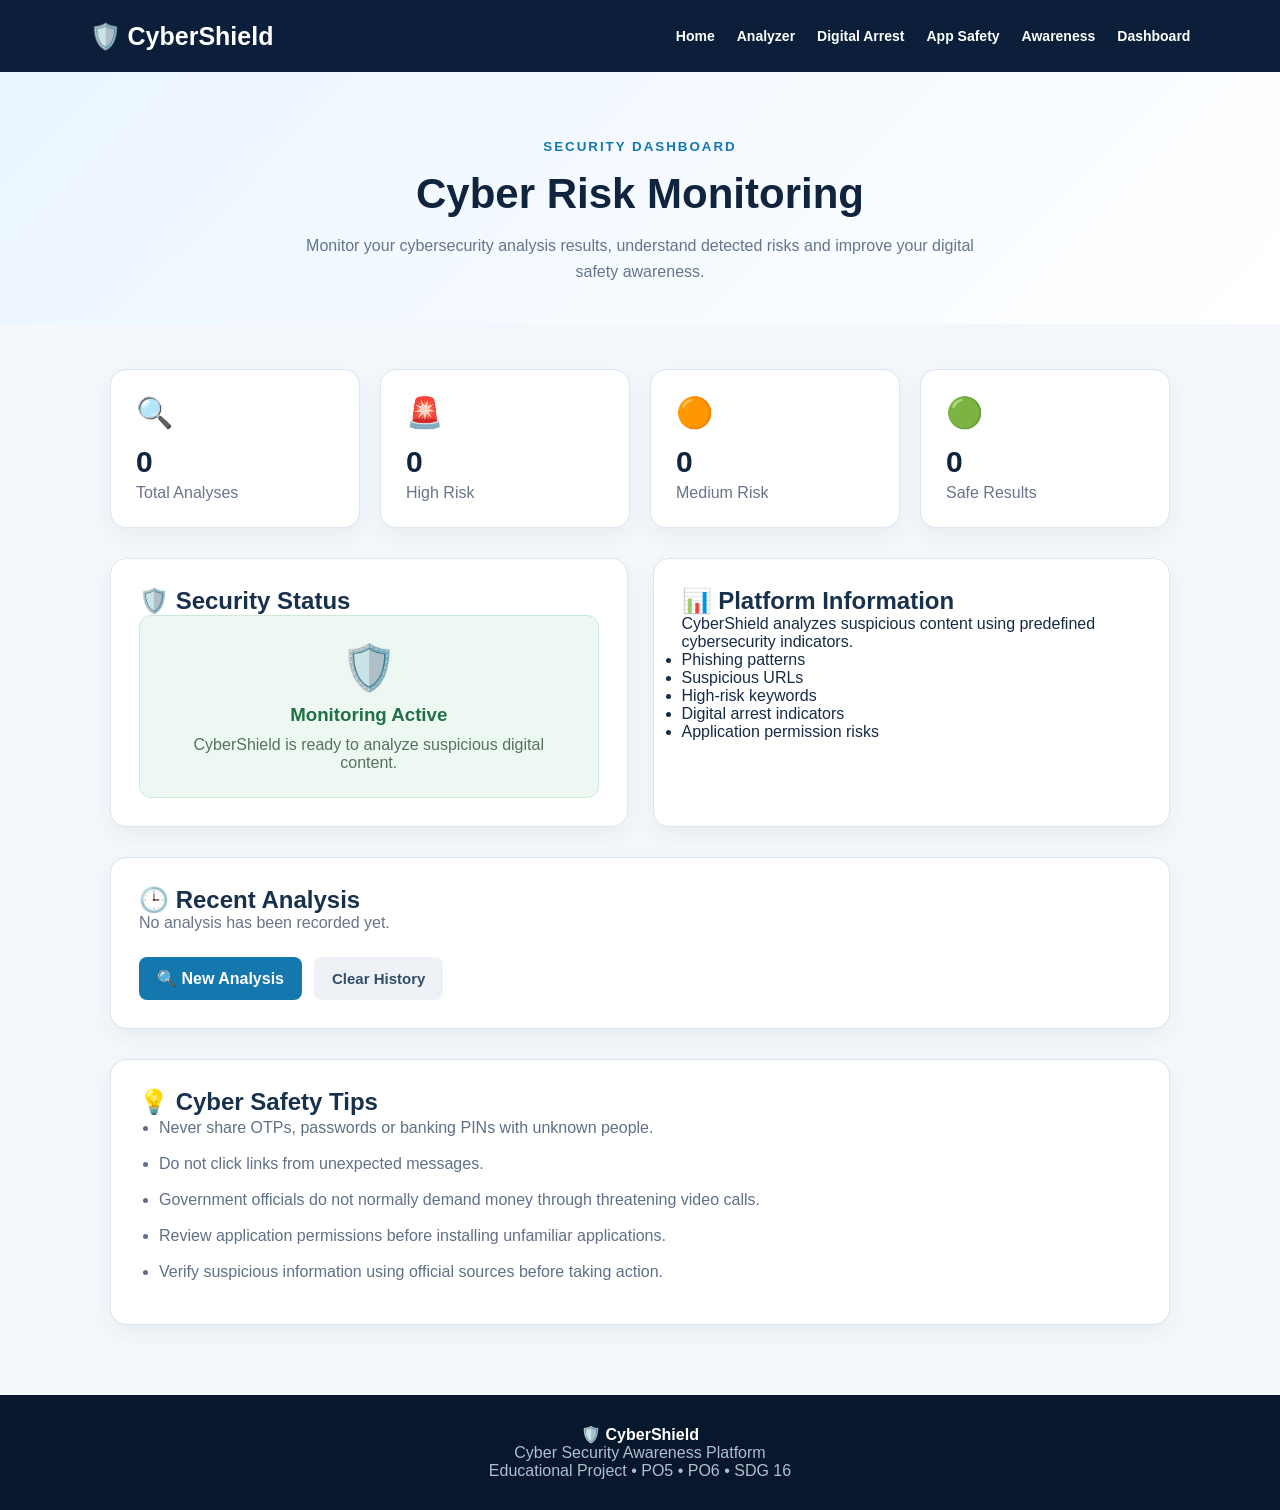
<file: dashboard.html>
<!DOCTYPE html>
<html lang="en">

<head>
    <meta charset="UTF-8">
    <meta name="viewport" content="width=device-width, initial-scale=1.0">

    <title>CyberShield | Dashboard</title>

    <link rel="stylesheet" href="style.css">

    <style>
        * {
            box-sizing: border-box;
        }

        body {
            margin: 0;
            font-family: Arial, sans-serif;
            background: #f4f8fc;
            color: #172b45;
        }

        /* NAVIGATION */

        header {
            background: #0b1f3a;
            color: white;
            padding: 18px 7%;
            display: flex;
            justify-content: space-between;
            align-items: center;
        }

        .logo {
            font-size: 25px;
            font-weight: bold;
        }

        nav {
            display: flex;
            gap: 22px;
            flex-wrap: wrap;
        }

        nav a {
            color: white;
            text-decoration: none;
            font-weight: 600;
            font-size: 14px;
        }

        nav a:hover {
            color: #62c7ff;
        }

        /* HERO */

        .hero {
            text-align: center;
            padding: 65px 20px 40px;
            background: linear-gradient(135deg, #eaf5ff, #ffffff);
        }

        .hero small {
            color: #1477ad;
            font-weight: bold;
            letter-spacing: 2px;
        }

        .hero h1 {
            font-size: 42px;
            margin: 15px 0;
            color: #10243e;
        }

        .hero p {
            color: #65758a;
            max-width: 700px;
            margin: auto;
            line-height: 1.6;
        }

        /* DASHBOARD */

        .dashboard {
            max-width: 1100px;
            margin: 45px auto;
            padding: 0 20px;
        }

        .stats {
            display: grid;
            grid-template-columns: repeat(4, 1fr);
            gap: 20px;
        }

        .stat-card {
            background: white;
            border: 1px solid #dce6ef;
            border-radius: 16px;
            padding: 25px;
            box-shadow: 0 8px 22px rgba(20, 45, 75, 0.06);
        }

        .stat-icon {
            font-size: 30px;
        }

        .stat-card h3 {
            margin: 15px 0 5px;
            font-size: 30px;
            color: #10243e;
        }

        .stat-card p {
            margin: 0;
            color: #687588;
        }

        /* CONTENT GRID */

        .content-grid {
            display: grid;
            grid-template-columns: 1fr 1fr;
            gap: 25px;
            margin-top: 30px;
        }

        .panel {
            background: white;
            border: 1px solid #dce6ef;
            border-radius: 16px;
            padding: 28px;
            box-shadow: 0 8px 22px rgba(20, 45, 75, 0.06);
        }

        .panel h2 {
            margin-top: 0;
            color: #18314d;
        }

        /* SECURITY STATUS */

        .security-status {
            text-align: center;
            padding: 25px;
            border-radius: 12px;
            background: #eef8f2;
            border: 1px solid #cce8d6;
        }

        .security-status .icon {
            font-size: 45px;
        }

        .security-status h3 {
            color: #207044;
            margin: 10px 0;
        }

        .security-status p {
            color: #587061;
        }

        /* HISTORY */

        .history {
            margin-top: 30px;
        }

        .history-item {
            display: flex;
            justify-content: space-between;
            align-items: center;
            gap: 15px;
            padding: 15px;
            border-bottom: 1px solid #e4ebf2;
        }

        .history-item:last-child {
            border-bottom: none;
        }

        .history-text {
            overflow: hidden;
        }

        .history-text strong {
            display: block;
            color: #243b55;
        }

        .history-text span {
            color: #7b8897;
            font-size: 13px;
        }

        .risk {
            padding: 6px 12px;
            border-radius: 20px;
            font-size: 12px;
            font-weight: bold;
            white-space: nowrap;
        }

        .high {
            background: #ffe5e5;
            color: #b42318;
        }

        .medium {
            background: #fff2d6;
            color: #9a6700;
        }

        .safe {
            background: #e3f7e9;
            color: #207044;
        }

        /* BUTTON */

        .button-row {
            margin-top: 25px;
            display: flex;
            gap: 12px;
            flex-wrap: wrap;
        }

        .button {
            border: none;
            background: #1477ad;
            color: white;
            padding: 12px 18px;
            border-radius: 8px;
            cursor: pointer;
            font-weight: bold;
        }

        .button:hover {
            background: #0d527f;
        }

        .clear-button {
            background: #eef2f6;
            color: #334e68;
        }

        .clear-button:hover {
            background: #dce5ed;
        }

        /* TIPS */

        .tips {
            margin-top: 30px;
        }

        .tips ul {
            padding-left: 20px;
        }

        .tips li {
            margin-bottom: 12px;
            color: #607086;
            line-height: 1.5;
        }

        /* FOOTER */

        footer {
            margin-top: 70px;
            background: #08182c;
            color: white;
            text-align: center;
            padding: 30px;
        }

        footer p {
            color: #aebfd0;
        }

        /* MOBILE */

        @media (max-width: 850px) {

            .stats {
                grid-template-columns: repeat(2, 1fr);
            }

            .content-grid {
                grid-template-columns: 1fr;
            }

            header {
                flex-direction: column;
                gap: 15px;
            }
        }

        @media (max-width: 500px) {

            .stats {
                grid-template-columns: 1fr;
            }

            .hero h1 {
                font-size: 32px;
            }
        }
    </style>
</head>


<body>

<!-- NAVIGATION -->

<header>

    <div class="logo">
        🛡️ CyberShield
    </div>

    <nav>
        <a href="index.html">Home</a>
        <a href="analyzer.html">Analyzer</a>
        <a href="digital-arrest.html">Digital Arrest</a>
        <a href="app-safety.html">App Safety</a>
        <a href="awareness.html">Awareness</a>
        <a href="dashboard.html">Dashboard</a>
    </nav>

</header>


<!-- HERO -->

<section class="hero">

    <small>SECURITY DASHBOARD</small>

    <h1>Cyber Risk Monitoring</h1>

    <p>
        Monitor your cybersecurity analysis results,
        understand detected risks and improve your
        digital safety awareness.
    </p>

</section>


<!-- DASHBOARD -->

<main class="dashboard">


    <!-- STAT CARDS -->

    <section class="stats">

        <div class="stat-card">

            <div class="stat-icon">🔍</div>

            <h3 id="totalAnalyses">0</h3>

            <p>Total Analyses</p>

        </div>


        <div class="stat-card">

            <div class="stat-icon">🚨</div>

            <h3 id="highRisks">0</h3>

            <p>High Risk</p>

        </div>


        <div class="stat-card">

            <div class="stat-icon">🟠</div>

            <h3 id="mediumRisks">0</h3>

            <p>Medium Risk</p>

        </div>


        <div class="stat-card">

            <div class="stat-icon">🟢</div>

            <h3 id="safeResults">0</h3>

            <p>Safe Results</p>

        </div>

    </section>


    <!-- TWO PANELS -->

    <section class="content-grid">


        <!-- SECURITY STATUS -->

        <div class="panel">

            <h2>🛡️ Security Status</h2>

            <div class="security-status">

                <div class="icon">🛡️</div>

                <h3 id="statusTitle">
                    Monitoring Active
                </h3>

                <p id="statusText">
                    CyberShield is ready to analyze
                    suspicious digital content.
                </p>

            </div>

        </div>


        <!-- PROJECT INFORMATION -->

        <div class="panel">

            <h2>📊 Platform Information</h2>

            <p>
                CyberShield analyzes suspicious content
                using predefined cybersecurity indicators.
            </p>

            <ul>
                <li>Phishing patterns</li>
                <li>Suspicious URLs</li>
                <li>High-risk keywords</li>
                <li>Digital arrest indicators</li>
                <li>Application permission risks</li>
            </ul>

        </div>

    </section>


    <!-- HISTORY -->

    <section class="panel history">

        <h2>🕒 Recent Analysis</h2>

        <div id="historyList">

            <p style="color:#687588;">
                No analysis has been recorded yet.
            </p>

        </div>


        <div class="button-row">

            <a
                href="analyzer.html"
                class="button"
                style="text-decoration:none;"
            >
                🔍 New Analysis
            </a>

            <button
                class="button clear-button"
                onclick="clearDashboard()"
            >
                Clear History
            </button>

        </div>

    </section>


    <!-- SAFETY TIPS -->

    <section class="panel tips">

        <h2>💡 Cyber Safety Tips</h2>

        <ul>

            <li>
                Never share OTPs, passwords or banking PINs
                with unknown people.
            </li>

            <li>
                Do not click links from unexpected messages.
            </li>

            <li>
                Government officials do not normally demand
                money through threatening video calls.
            </li>

            <li>
                Review application permissions before
                installing unfamiliar applications.
            </li>

            <li>
                Verify suspicious information using official
                sources before taking action.
            </li>

        </ul>

    </section>

</main>


<!-- FOOTER -->

<footer>

    <strong>🛡️ CyberShield</strong>

    <p>
        Cyber Security Awareness Platform
    </p>

    <p>
        Educational Project • PO5 • PO6 • SDG 16
    </p>

</footer>


<script>

    /*
       Dashboard demonstration data.

       This reads analysis records from browser
       localStorage if your analyzer stores them.
    */

    function loadDashboard() {

        let history = JSON.parse(
            localStorage.getItem("cyberShieldHistory") || "[]"
        );

        let total = history.length;

        let high = history.filter(
            item => item.risk === "High"
        ).length;

        let medium = history.filter(
            item => item.risk === "Medium"
        ).length;

        let safe = history.filter(
            item => item.risk === "Safe"
        ).length;


        document.getElementById("totalAnalyses").textContent = total;

        document.getElementById("highRisks").textContent = high;

        document.getElementById("mediumRisks").textContent = medium;

        document.getElementById("safeResults").textContent = safe;


        let list = document.getElementById("historyList");


        if (history.length === 0) {

            list.innerHTML =
                '<p style="color:#687588;">No analysis has been recorded yet.</p>';

            return;
        }


        list.innerHTML = "";


        history.slice(-8).reverse().forEach(item => {

            let div = document.createElement("div");

            div.className = "history-item";


            let riskClass = "safe";

            if (item.risk === "High") {
                riskClass = "high";
            }

            if (item.risk === "Medium") {
                riskClass = "medium";
            }


            div.innerHTML = `
                <div class="history-text">
                    <strong>${item.title || "Security Analysis"}</strong>
                    <span>${item.time || "Recent analysis"}</span>
                </div>

                <span class="risk ${riskClass}">
                    ${item.risk || "Safe"}
                </span>
            `;


            list.appendChild(div);

        });

    }


    function clearDashboard() {

        if (
            confirm(
                "Are you sure you want to clear the analysis history?"
            )
        ) {

            localStorage.removeItem("cyberShieldHistory");

            loadDashboard();

        }

    }


    loadDashboard();

</script>


</body>

</html>
</file>
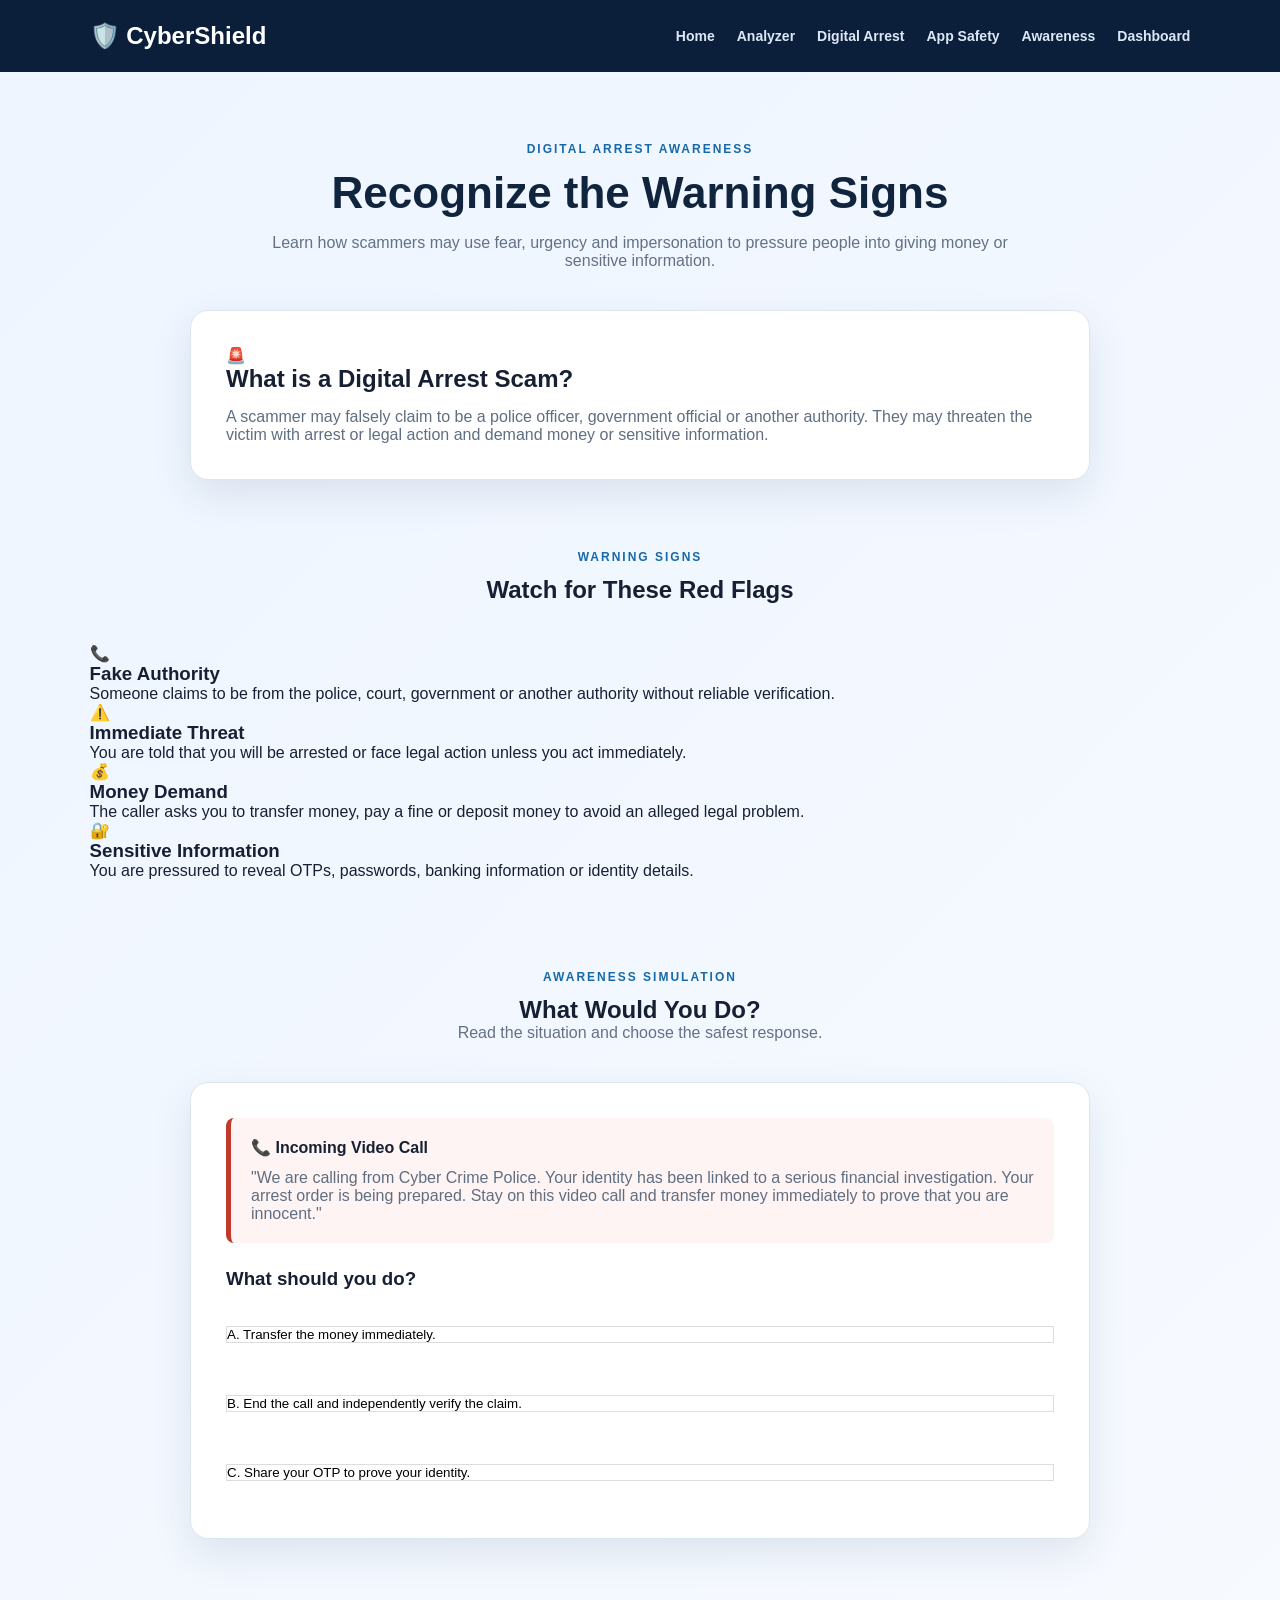
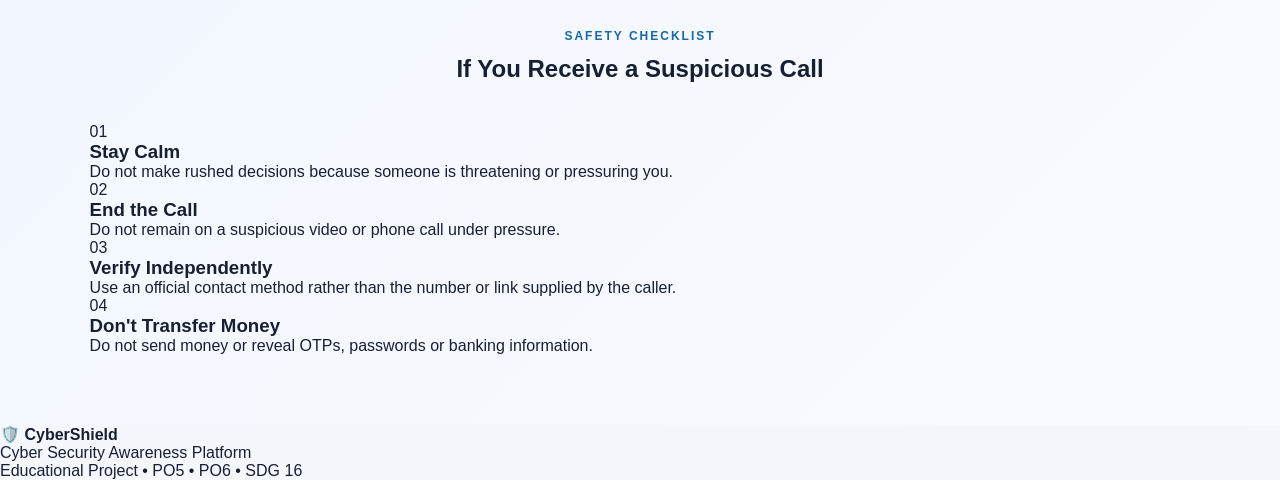
<file: digital-arrest.html>
<!DOCTYPE html>
<html lang="en">

<head>
    <meta charset="UTF-8">

    <meta
        name="viewport"
        content="width=device-width, initial-scale=1.0"
    >

    <title>CyberShield | Digital Arrest Awareness</title>

    <link rel="stylesheet" href="style.css">
</head>


<body>


<header>

    <div class="logo">
        🛡️ CyberShield
    </div>

    <nav>

        <a href="index.html">Home</a>

        <a href="analyzer.html">Analyzer</a>

        <a href="digital-arrest.html">
            Digital Arrest
        </a>

        <a href="app-safety.html">
            App Safety
        </a>

        <a href="awareness.html">
            Awareness
        </a>

        <a href="dashboard.html">
            Dashboard
        </a>

    </nav>

</header>



<main>


<!-- ==========================================
     INTRODUCTION
     ========================================== -->

<section class="analyzer-page">

    <div class="section-heading">

        <p>
            DIGITAL ARREST AWARENESS
        </p>

        <h1>
            Recognize the Warning Signs
        </h1>

        <span>
            Learn how scammers may use fear, urgency and
            impersonation to pressure people into giving
            money or sensitive information.
        </span>

    </div>



    <!-- WARNING CARD -->

    <div class="analyzer-box">

        <div class="feature-icon">
            🚨
        </div>

        <h2>
            What is a Digital Arrest Scam?
        </h2>

        <p style="margin-top:15px; color:#5f6e80;">

            A scammer may falsely claim to be a police officer,
            government official or another authority. They may
            threaten the victim with arrest or legal action and
            demand money or sensitive information.

        </p>

    </div>



    <!-- WARNING SIGNS -->

    <div class="section-heading" style="margin-top:70px;">

        <p>
            WARNING SIGNS
        </p>

        <h2>
            Watch for These Red Flags
        </h2>

    </div>



    <div class="feature-grid">


        <div class="feature-card">

            <div class="feature-icon">
                📞
            </div>

            <h3>
                Fake Authority
            </h3>

            <p>
                Someone claims to be from the police,
                court, government or another authority
                without reliable verification.
            </p>

        </div>



        <div class="feature-card">

            <div class="feature-icon">
                ⚠️
            </div>

            <h3>
                Immediate Threat
            </h3>

            <p>
                You are told that you will be arrested
                or face legal action unless you act
                immediately.
            </p>

        </div>



        <div class="feature-card">

            <div class="feature-icon">
                💰
            </div>

            <h3>
                Money Demand
            </h3>

            <p>
                The caller asks you to transfer money,
                pay a fine or deposit money to avoid
                an alleged legal problem.
            </p>

        </div>



        <div class="feature-card">

            <div class="feature-icon">
                🔐
            </div>

            <h3>
                Sensitive Information
            </h3>

            <p>
                You are pressured to reveal OTPs,
                passwords, banking information or
                identity details.
            </p>

        </div>

    </div>



    <!-- ==========================================
         SIMULATION
         ========================================== -->

    <div class="section-heading" style="margin-top:90px;">

        <p>
            AWARENESS SIMULATION
        </p>

        <h2>
            What Would You Do?
        </h2>

        <span>
            Read the situation and choose the safest response.
        </span>

    </div>



    <div class="analyzer-box">

        <div
            style="
            background:#fff4f4;
            border-left:5px solid #c0392b;
            padding:20px;
            border-radius:8px;
            margin-bottom:25px;
            "
        >

            <strong>
                📞 Incoming Video Call
            </strong>

            <p style="margin-top:12px; color:#5f6e80;">

                "We are calling from Cyber Crime Police.
                Your identity has been linked to a serious
                financial investigation. Your arrest order
                is being prepared. Stay on this video call
                and transfer money immediately to prove
                that you are innocent."

            </p>

        </div>



        <h3 style="margin-bottom:18px;">
            What should you do?
        </h3>



        <div
            style="
            display:flex;
            flex-direction:column;
            gap:12px;
            "
        >

            <button
                class="example-buttons"
                onclick="showArrestAnswer('wrong')"
                style="border:1px solid #ddd; background:white; text-align:left;"
            >
                A. Transfer the money immediately.
            </button>


            <button
                class="example-buttons"
                onclick="showArrestAnswer('correct')"
                style="border:1px solid #ddd; background:white; text-align:left;"
            >
                B. End the call and independently verify the claim.
            </button>


            <button
                class="example-buttons"
                onclick="showArrestAnswer('wrong')"
                style="border:1px solid #ddd; background:white; text-align:left;"
            >
                C. Share your OTP to prove your identity.
            </button>

        </div>



        <div
            id="arrestAnswer"
            style="
            display:none;
            margin-top:25px;
            padding:20px;
            border-radius:10px;
            background:#eef8f1;
            color:#245c38;
            "
        >
        </div>

    </div>



    <!-- ==========================================
         SAFETY STEPS
         ========================================== -->

    <div class="section-heading" style="margin-top:90px;">

        <p>
            SAFETY CHECKLIST
        </p>

        <h2>
            If You Receive a Suspicious Call
        </h2>

    </div>



    <div class="steps">

        <div class="step">

            <div class="step-number">
                01
            </div>

            <h3>
                Stay Calm
            </h3>

            <p>
                Do not make rushed decisions because
                someone is threatening or pressuring you.
            </p>

        </div>


        <div class="step">

            <div class="step-number">
                02
            </div>

            <h3>
                End the Call
            </h3>

            <p>
                Do not remain on a suspicious video or
                phone call under pressure.
            </p>

        </div>


        <div class="step">

            <div class="step-number">
                03
            </div>

            <h3>
                Verify Independently
            </h3>

            <p>
                Use an official contact method rather than
                the number or link supplied by the caller.
            </p>

        </div>


        <div class="step">

            <div class="step-number">
                04
            </div>

            <h3>
                Don't Transfer Money
            </h3>

            <p>
                Do not send money or reveal OTPs,
                passwords or banking information.
            </p>

        </div>

    </div>



</section>

</main>



<footer>

    <div>
        🛡️ <strong>CyberShield</strong>
    </div>

    <p>
        Cyber Security Awareness Platform
    </p>

    <p>
        Educational Project • PO5 • PO6 • SDG 16
    </p>

</footer>



<script>

function showArrestAnswer(answer) {

    const box =
        document.getElementById("arrestAnswer");


    box.style.display = "block";


    if (answer === "correct") {

        box.innerHTML =
            "<strong>✓ Correct!</strong><br><br>" +
            "End the suspicious call and independently " +
            "verify the claim using an official channel. " +
            "Do not transfer money or share OTPs or passwords.";

    } else {

        box.innerHTML =
            "<strong>⚠️ Unsafe response</strong><br><br>" +
            "Do not transfer money or share OTPs or " +
            "passwords because of a threatening call. " +
            "End the call and independently verify the claim.";

        box.style.background = "#fff4e6";
        box.style.color = "#75551d";
    }
}

</script>


</body>

</html>
</file>
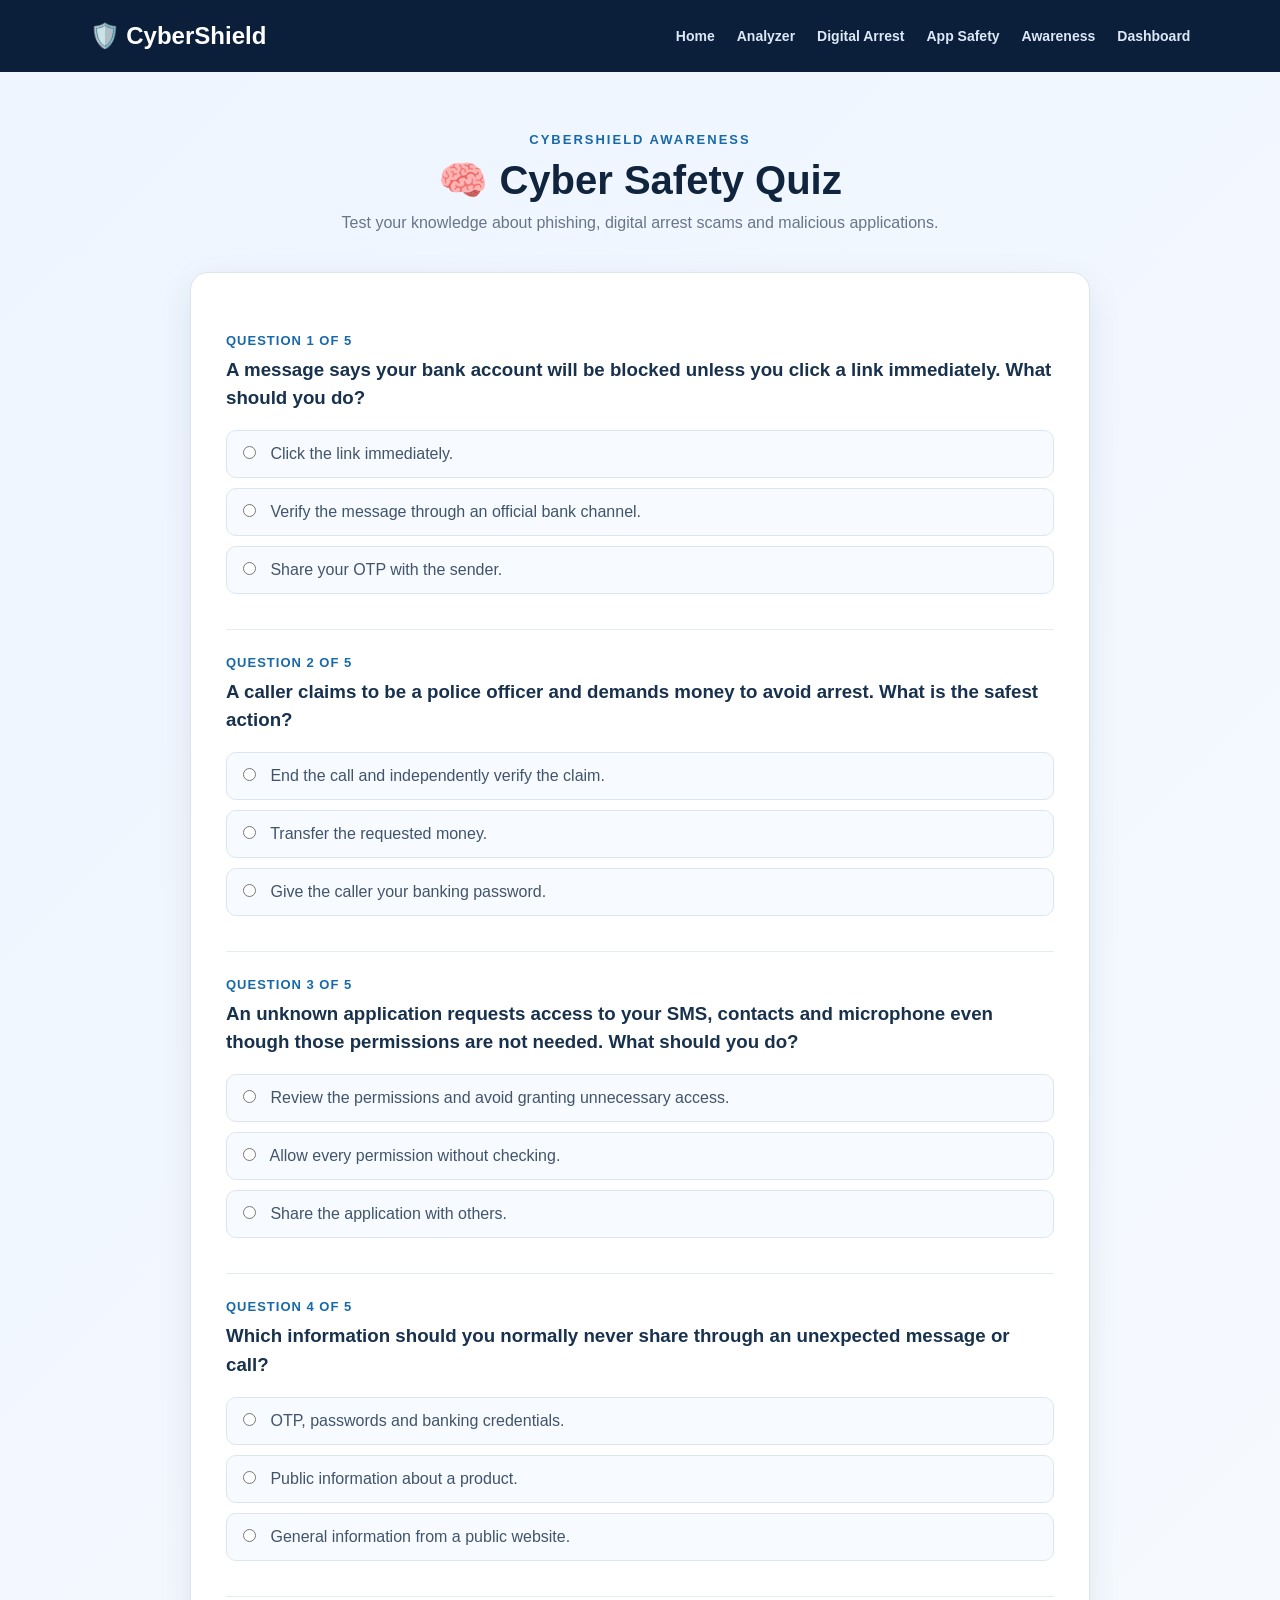
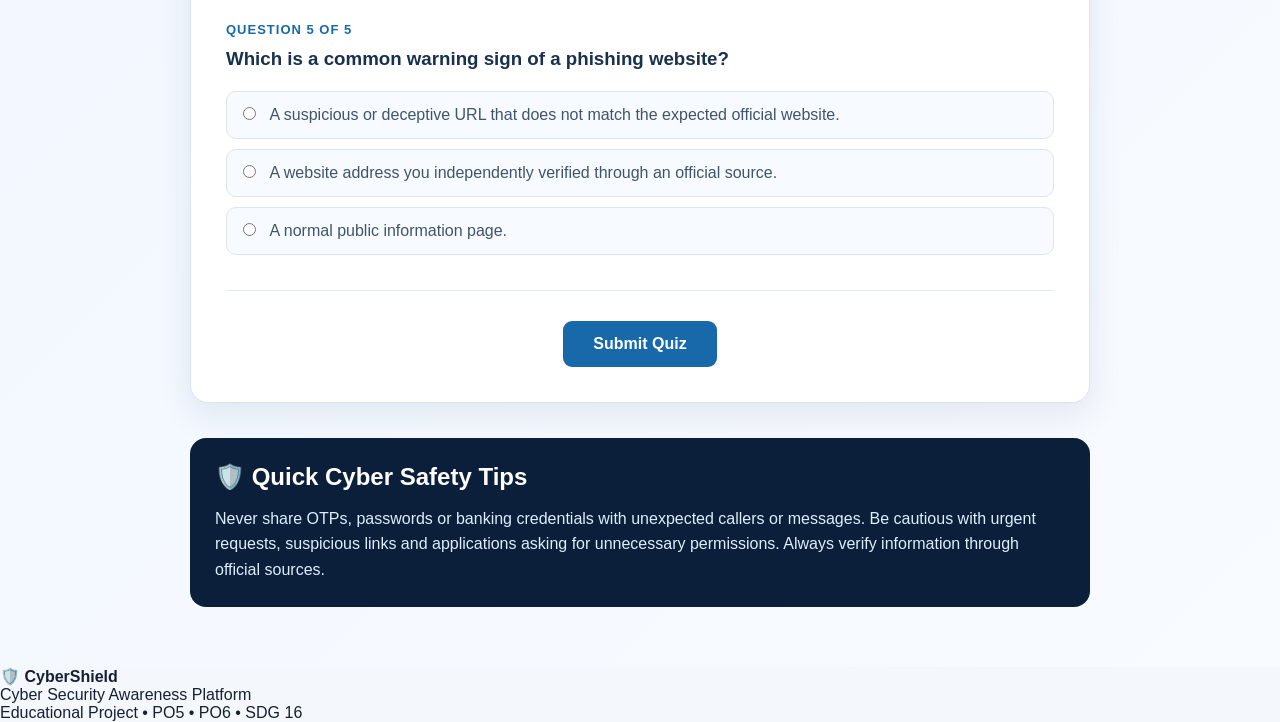
<file: quiz.html>
<!DOCTYPE html>
<html lang="en">

<head>
    <meta charset="UTF-8">
    <meta name="viewport" content="width=device-width, initial-scale=1.0">

    <title>CyberShield | Cyber Safety Quiz</title>

    <link rel="stylesheet" href="style.css">

    <style>
        .quiz-page {
            min-height: 100vh;
            padding: 60px 7%;
            background: linear-gradient(135deg, #eef5ff, #f8fbff);
        }

        .quiz-container {
            max-width: 900px;
            margin: auto;
        }

        .quiz-heading {
            text-align: center;
            margin-bottom: 40px;
        }

        .quiz-heading p {
            color: #1769aa;
            font-size: 13px;
            font-weight: bold;
            letter-spacing: 2px;
        }

        .quiz-heading h1 {
            color: #10243e;
            font-size: 40px;
            margin: 10px 0;
        }

        .quiz-heading span {
            color: #687588;
        }

        .quiz-card {
            background: white;
            padding: 35px;
            border-radius: 18px;
            border: 1px solid #dce5ef;
            box-shadow: 0 12px 35px rgba(20,45,75,0.09);
        }

        .question {
            padding: 25px 0;
            border-bottom: 1px solid #e4ebf2;
        }

        .question:last-child {
            border-bottom: none;
        }

        .question h3 {
            color: #18314d;
            line-height: 1.5;
            margin-bottom: 18px;
        }

        .question-number {
            color: #1769aa;
            font-size: 13px;
            font-weight: bold;
            letter-spacing: 1px;
            margin-bottom: 8px;
        }

        .option {
            display: block;
            padding: 14px 16px;
            margin: 10px 0;
            background: #f7faff;
            border: 1px solid #dce6f0;
            border-radius: 10px;
            cursor: pointer;
            color: #40546b;
            transition: 0.2s;
        }

        .option:hover {
            background: #edf5ff;
            border-color: #1769aa;
        }

        .option input {
            margin-right: 10px;
            accent-color: #1769aa;
        }

        .submit-area {
            text-align: center;
            margin-top: 30px;
        }

        #submitQuiz {
            background: #1769aa;
            color: white;
            border: none;
            padding: 14px 30px;
            border-radius: 9px;
            font-size: 16px;
            font-weight: bold;
            cursor: pointer;
        }

        #submitQuiz:hover {
            background: #0d527f;
        }

        #quizResult {
            display: none;
            margin-top: 25px;
            padding: 25px;
            border-radius: 12px;
            text-align: center;
        }

        .score-number {
            font-size: 34px;
            font-weight: bold;
            margin-bottom: 10px;
        }

        .restart-button {
            margin-top: 18px;
            padding: 10px 20px;
            border: none;
            border-radius: 8px;
            background: white;
            color: #1769aa;
            font-weight: bold;
            cursor: pointer;
        }

        .tips-box {
            margin-top: 35px;
            padding: 25px;
            background: #0b1f3a;
            color: white;
            border-radius: 16px;
        }

        .tips-box h2 {
            margin-bottom: 15px;
        }

        .tips-box p {
            color: #dceeff;
            line-height: 1.6;
        }

        @media (max-width: 600px) {
            .quiz-page {
                padding: 40px 5%;
            }

            .quiz-heading h1 {
                font-size: 30px;
            }

            .quiz-card {
                padding: 22px;
            }
        }
    </style>
</head>

<body>

<header>

    <div class="logo">
        🛡️ CyberShield
    </div>

    <nav>
        <a href="index.html">Home</a>
        <a href="analyzer.html">Analyzer</a>
        <a href="digital-arrest.html">Digital Arrest</a>
        <a href="app-safety.html">App Safety</a>
        <a href="awareness.html">Awareness</a>
        <a href="dashboard.html">Dashboard</a>
    </nav>

</header>


<main>

<section class="quiz-page">

<div class="quiz-container">

    <div class="quiz-heading">

        <p>CYBERSHIELD AWARENESS</p>

        <h1>🧠 Cyber Safety Quiz</h1>

        <span>
            Test your knowledge about phishing,
            digital arrest scams and malicious applications.
        </span>

    </div>


    <div class="quiz-card">

        <!-- QUESTION 1 -->

        <div class="question">

            <div class="question-number">
                QUESTION 1 OF 5
            </div>

            <h3>
                A message says your bank account will be
                blocked unless you click a link immediately.
                What should you do?
            </h3>

            <label class="option">
                <input type="radio" name="q1" value="wrong">
                Click the link immediately.
            </label>

            <label class="option">
                <input type="radio" name="q1" value="correct">
                Verify the message through an official bank channel.
            </label>

            <label class="option">
                <input type="radio" name="q1" value="wrong">
                Share your OTP with the sender.
            </label>

        </div>


        <!-- QUESTION 2 -->

        <div class="question">

            <div class="question-number">
                QUESTION 2 OF 5
            </div>

            <h3>
                A caller claims to be a police officer and
                demands money to avoid arrest. What is the
                safest action?
            </h3>

            <label class="option">
                <input type="radio" name="q2" value="correct">
                End the call and independently verify the claim.
            </label>

            <label class="option">
                <input type="radio" name="q2" value="wrong">
                Transfer the requested money.
            </label>

            <label class="option">
                <input type="radio" name="q2" value="wrong">
                Give the caller your banking password.
            </label>

        </div>


        <!-- QUESTION 3 -->

        <div class="question">

            <div class="question-number">
                QUESTION 3 OF 5
            </div>

            <h3>
                An unknown application requests access to your
                SMS, contacts and microphone even though those
                permissions are not needed. What should you do?
            </h3>

            <label class="option">
                <input type="radio" name="q3" value="correct">
                Review the permissions and avoid granting unnecessary access.
            </label>

            <label class="option">
                <input type="radio" name="q3" value="wrong">
                Allow every permission without checking.
            </label>

            <label class="option">
                <input type="radio" name="q3" value="wrong">
                Share the application with others.
            </label>

        </div>


        <!-- QUESTION 4 -->

        <div class="question">

            <div class="question-number">
                QUESTION 4 OF 5
            </div>

            <h3>
                Which information should you normally never
                share through an unexpected message or call?
            </h3>

            <label class="option">
                <input type="radio" name="q4" value="correct">
                OTP, passwords and banking credentials.
            </label>

            <label class="option">
                <input type="radio" name="q4" value="wrong">
                Public information about a product.
            </label>

            <label class="option">
                <input type="radio" name="q4" value="wrong">
                General information from a public website.
            </label>

        </div>


        <!-- QUESTION 5 -->

        <div class="question">

            <div class="question-number">
                QUESTION 5 OF 5
            </div>

            <h3>
                Which is a common warning sign of a phishing website?
            </h3>

            <label class="option">
                <input type="radio" name="q5" value="correct">
                A suspicious or deceptive URL that does not match
                the expected official website.
            </label>

            <label class="option">
                <input type="radio" name="q5" value="wrong">
                A website address you independently verified
                through an official source.
            </label>

            <label class="option">
                <input type="radio" name="q5" value="wrong">
                A normal public information page.
            </label>

        </div>


        <div class="submit-area">

            <button id="submitQuiz">
                Submit Quiz
            </button>

        </div>


        <div id="quizResult">

            <div class="score-number" id="scoreNumber"></div>

            <div id="scoreMessage"></div>

            <button class="restart-button" id="restartQuiz">
                Try Again
            </button>

        </div>

    </div>


    <div class="tips-box">

        <h2>🛡️ Quick Cyber Safety Tips</h2>

        <p>
            Never share OTPs, passwords or banking credentials
            with unexpected callers or messages. Be cautious
            with urgent requests, suspicious links and
            applications asking for unnecessary permissions.
            Always verify information through official sources.
        </p>

    </div>

</div>

</section>

</main>


<footer>

    <div>
        🛡️ <strong>CyberShield</strong>
    </div>

    <p>
        Cyber Security Awareness Platform
    </p>

    <p>
        Educational Project • PO5 • PO6 • SDG 16
    </p>

</footer>


<script>

const submitButton = document.getElementById("submitQuiz");

const resultBox = document.getElementById("quizResult");

const scoreNumber = document.getElementById("scoreNumber");

const scoreMessage = document.getElementById("scoreMessage");

const restartButton = document.getElementById("restartQuiz");


submitButton.addEventListener("click", function () {

    const questions = ["q1", "q2", "q3", "q4", "q5"];

    let score = 0;
    let answered = 0;

    questions.forEach(function(question) {

        const selected = document.querySelector(
            'input[name="' + question + '"]:checked'
        );

        if (selected) {

            answered++;

            if (selected.value === "correct") {
                score++;
            }

        }

    });


    if (answered < 5) {

        resultBox.style.display = "block";

        resultBox.style.background = "#fff7df";

        resultBox.style.color = "#725b1d";

        scoreNumber.textContent = "⚠️";

        scoreMessage.textContent =
            "Please answer all 5 questions before submitting.";

        return;
    }


    resultBox.style.display = "block";

    scoreNumber.textContent =
        "Score: " + score + " / 5";


    if (score === 5) {

        resultBox.style.background = "#eaf8ef";

        resultBox.style.color = "#24633a";

        scoreMessage.textContent =
            "Excellent! You have strong cyber-safety awareness.";

    }

    else if (score >= 3) {

        resultBox.style.background = "#eef5ff";

        resultBox.style.color = "#24557c";

        scoreMessage.textContent =
            "Good work! Review the safety tips to improve your awareness.";

    }

    else {

        resultBox.style.background = "#fff1f0";

        resultBox.style.color = "#8a3430";

        scoreMessage.textContent =
            "Keep learning! Review the CyberShield awareness sections.";

    }


    resultBox.scrollIntoView({
        behavior: "smooth",
        block: "center"
    });

});


restartButton.addEventListener("click", function () {

    const answers = document.querySelectorAll(
        'input[type="radio"]'
    );

    answers.forEach(function(answer) {
        answer.checked = false;
    });

    resultBox.style.display = "none";

    window.scrollTo({
        top: 0,
        behavior: "smooth"
    });

});

</script>

</body>

</html>
</file>
<file: style.css>
/* ==========================================
   CYBERSHIELD - PROFESSIONAL STYLE
   ========================================== */

* {
    margin: 0;
    padding: 0;
    box-sizing: border-box;
}

body {
    font-family: Arial, Helvetica, sans-serif;
    background: #f4f7fb;
    color: #172033;
}

/* ---------- NAVBAR ---------- */

header {
    background: #0b1f3a;
    color: white;
    min-height: 72px;
    padding: 0 7%;
    display: flex;
    align-items: center;
    justify-content: space-between;
    box-shadow: 0 3px 15px rgba(0,0,0,0.12);
}

.logo {
    font-size: 24px;
    font-weight: bold;
}

nav {
    display: flex;
    gap: 22px;
    flex-wrap: wrap;
}

nav a {
    color: #dce8f7;
    text-decoration: none;
    font-size: 14px;
    font-weight: 600;
}

nav a:hover {
    color: white;
}

/* ==========================================
   ANALYZER PAGE
   ========================================== */

.analyzer-page {
    min-height: 100vh;
    padding: 70px 7%;
    background:
        linear-gradient(135deg, #eef5ff, #f8fbff);
}

/* ---------- TITLE ---------- */

.section-heading {
    text-align: center;
    max-width: 750px;
    margin: 0 auto 40px;
}

.section-heading p {
    color: #1769aa;
    font-size: 12px;
    font-weight: bold;
    letter-spacing: 2px;
    margin-bottom: 12px;
}

.section-heading h1 {
    font-size: 44px;
    line-height: 1.15;
    color: #10243e;
    margin-bottom: 15px;
}

.section-heading span {
    color: #647184;
    font-size: 16px;
}

/* ==========================================
   ANALYZER INPUT BOX
   ========================================== */

.analyzer-box {
    max-width: 900px;
    margin: auto;
    background: white;
    padding: 35px;
    border-radius: 18px;
    border: 1px solid #dce5ef;
    box-shadow: 0 15px 40px rgba(20,45,75,0.10);
}

.analyzer-box label {
    display: block;
    color: #172f4b;
    font-size: 16px;
    font-weight: bold;
    margin-bottom: 10px;
}

.analyzer-box textarea {
    width: 100%;
    min-height: 180px;
    padding: 18px;
    border: 1px solid #cbd6e2;
    border-radius: 12px;
    resize: vertical;
    outline: none;
    font-family: Arial, Helvetica, sans-serif;
    font-size: 15px;
    color: #172033;
    background: #fbfdff;
}

.analyzer-box textarea:focus {
    border-color: #1769aa;
    box-shadow: 0 0 0 4px rgba(23,105,170,0.10);
}

/* ==========================================
   EXAMPLE BUTTONS
   ========================================== */

.example-buttons {
    display: flex;
    gap: 10px;
    flex-wrap: wrap;
    margin: 18px 0 22px;
}

.example-buttons button {
    border: 1px solid #cfe0ef;
    background: #eef6ff;
    color: #1769aa;
    padding: 10px 15px;
    border-radius: 8px;
    cursor: pointer;
    font-weight: 600;
    transition: 0.2s;
}

.example-buttons button:hover {
    background: #dceeff;
    transform: translateY(-1px);
}

/* ==========================================
   MAIN BUTTONS
   ========================================== */

.analyze-button {
    background: #1769aa;
    color: white;
    border: none;
    padding: 14px 25px;
    border-radius: 9px;
    font-size: 15px;
    font-weight: bold;
    cursor: pointer;
    margin-right: 10px;
    transition: 0.2s;
}

.analyze-button:hover {
    background: #0d527f;
    transform: translateY(-2px);
}

.clear-button {
    background: #edf1f5;
    color: #33465d;
    border: none;
    padding: 14px 22px;
    border-radius: 9px;
    font-size: 15px;
    font-weight: bold;
    cursor: pointer;
}

.clear-button:hover {
    background: #dfe6ed;
}

/* ==========================================
   RESULT AREA
   ========================================== */

.result-section {
    max-width: 1100px;
    margin: 45px auto 0;
}

/* ---------- RESULT HEADER ---------- */

.result-header {
    background: #0b1f3a;
    color: white;
    padding: 35px;
    border-radius: 18px 18px 0 0;

    display: flex;
    justify-content: space-between;
    align-items: center;
    gap: 30px;
}

.result-header .small-title {
    color: #8fc7f5;
    font-size: 12px;
    letter-spacing: 2px;
    margin-bottom: 8px;
}

.result-header h2 {
    font-size: 32px;
}

/* ---------- SCORE CIRCLE ---------- */

.score-circle {
    width: 125px;
    height: 125px;
    border-radius: 50%;

    border: 8px solid #4fa3d1;

    display: flex;
    flex-direction: column;
    align-items: center;
    justify-content: center;

    background: rgba(255,255,255,0.06);
    flex-shrink: 0;
}

.score-circle span {
    font-size: 36px;
    font-weight: bold;
}

.score-circle small {
    color: #b8c7d9;
    font-size: 12px;
}

/* ==========================================
   RESULT CARDS
   ========================================== */

.result-grid {
    display: grid;
</file>
